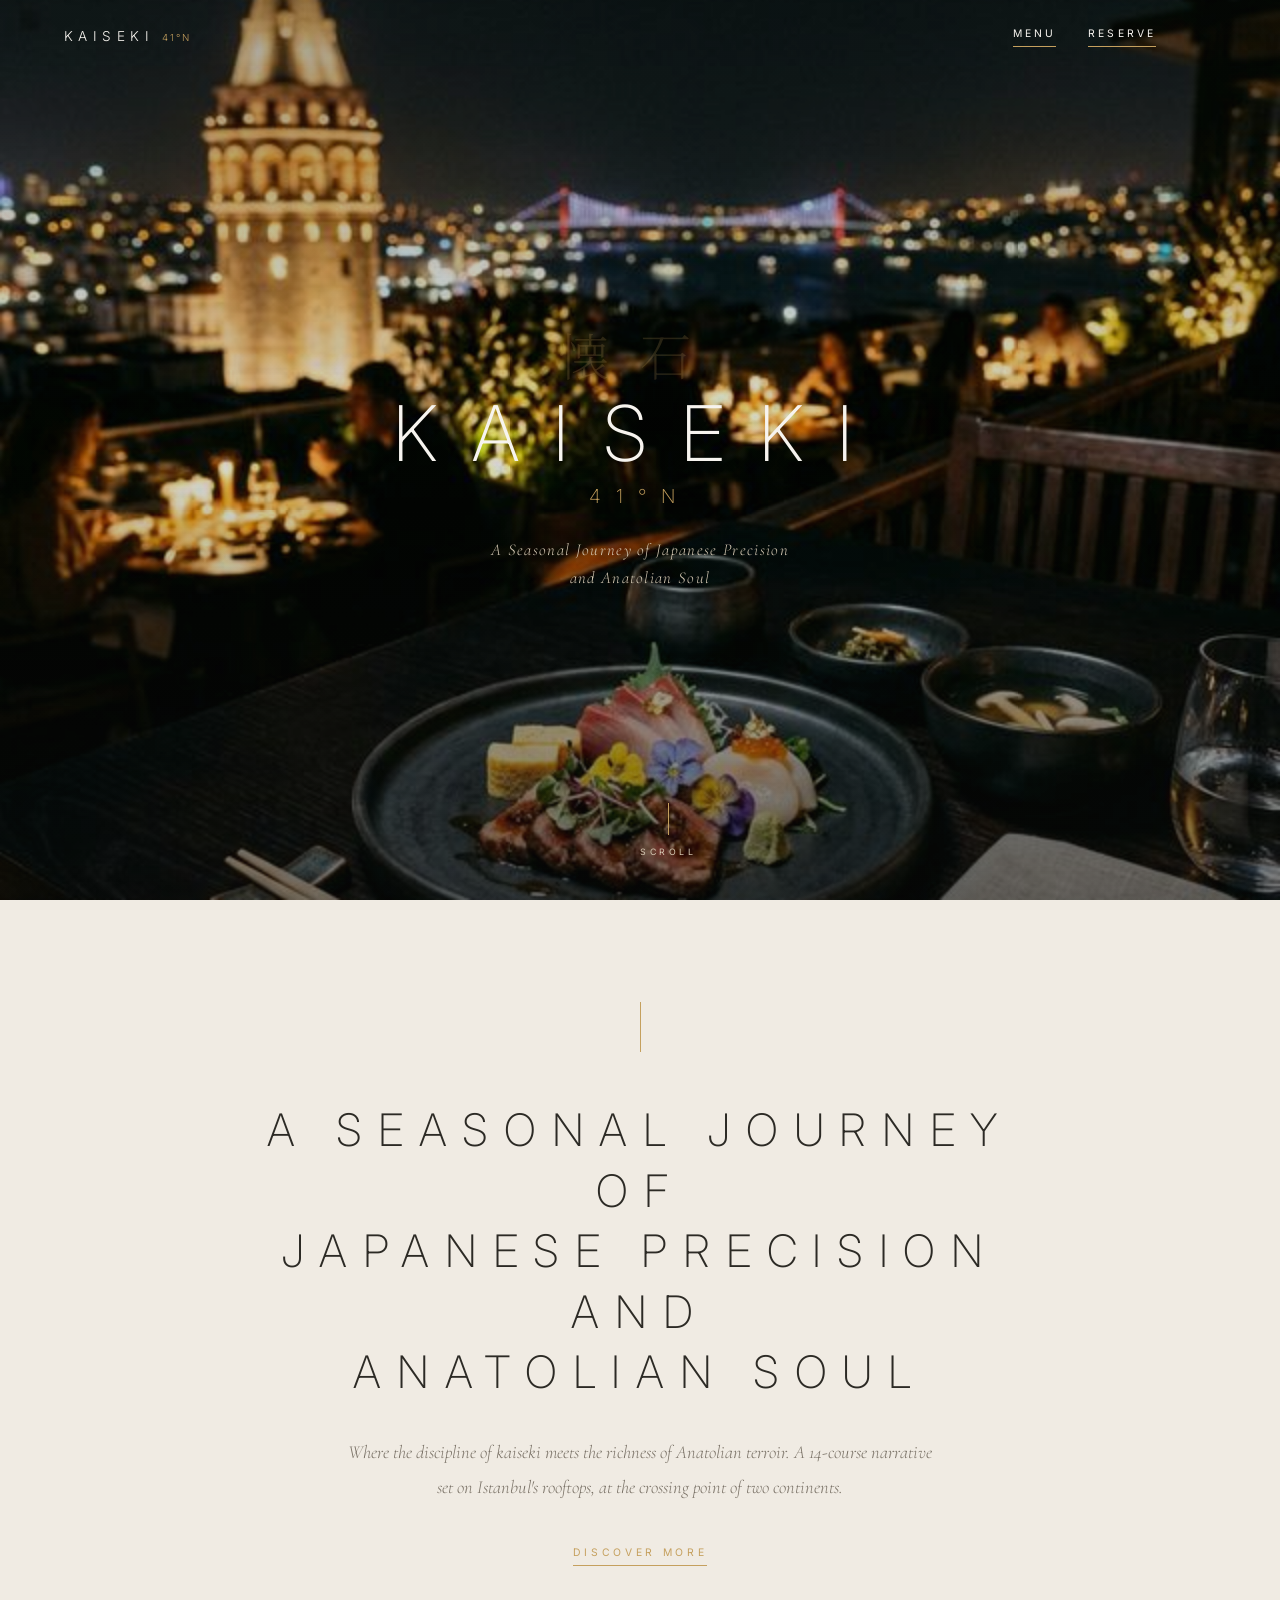
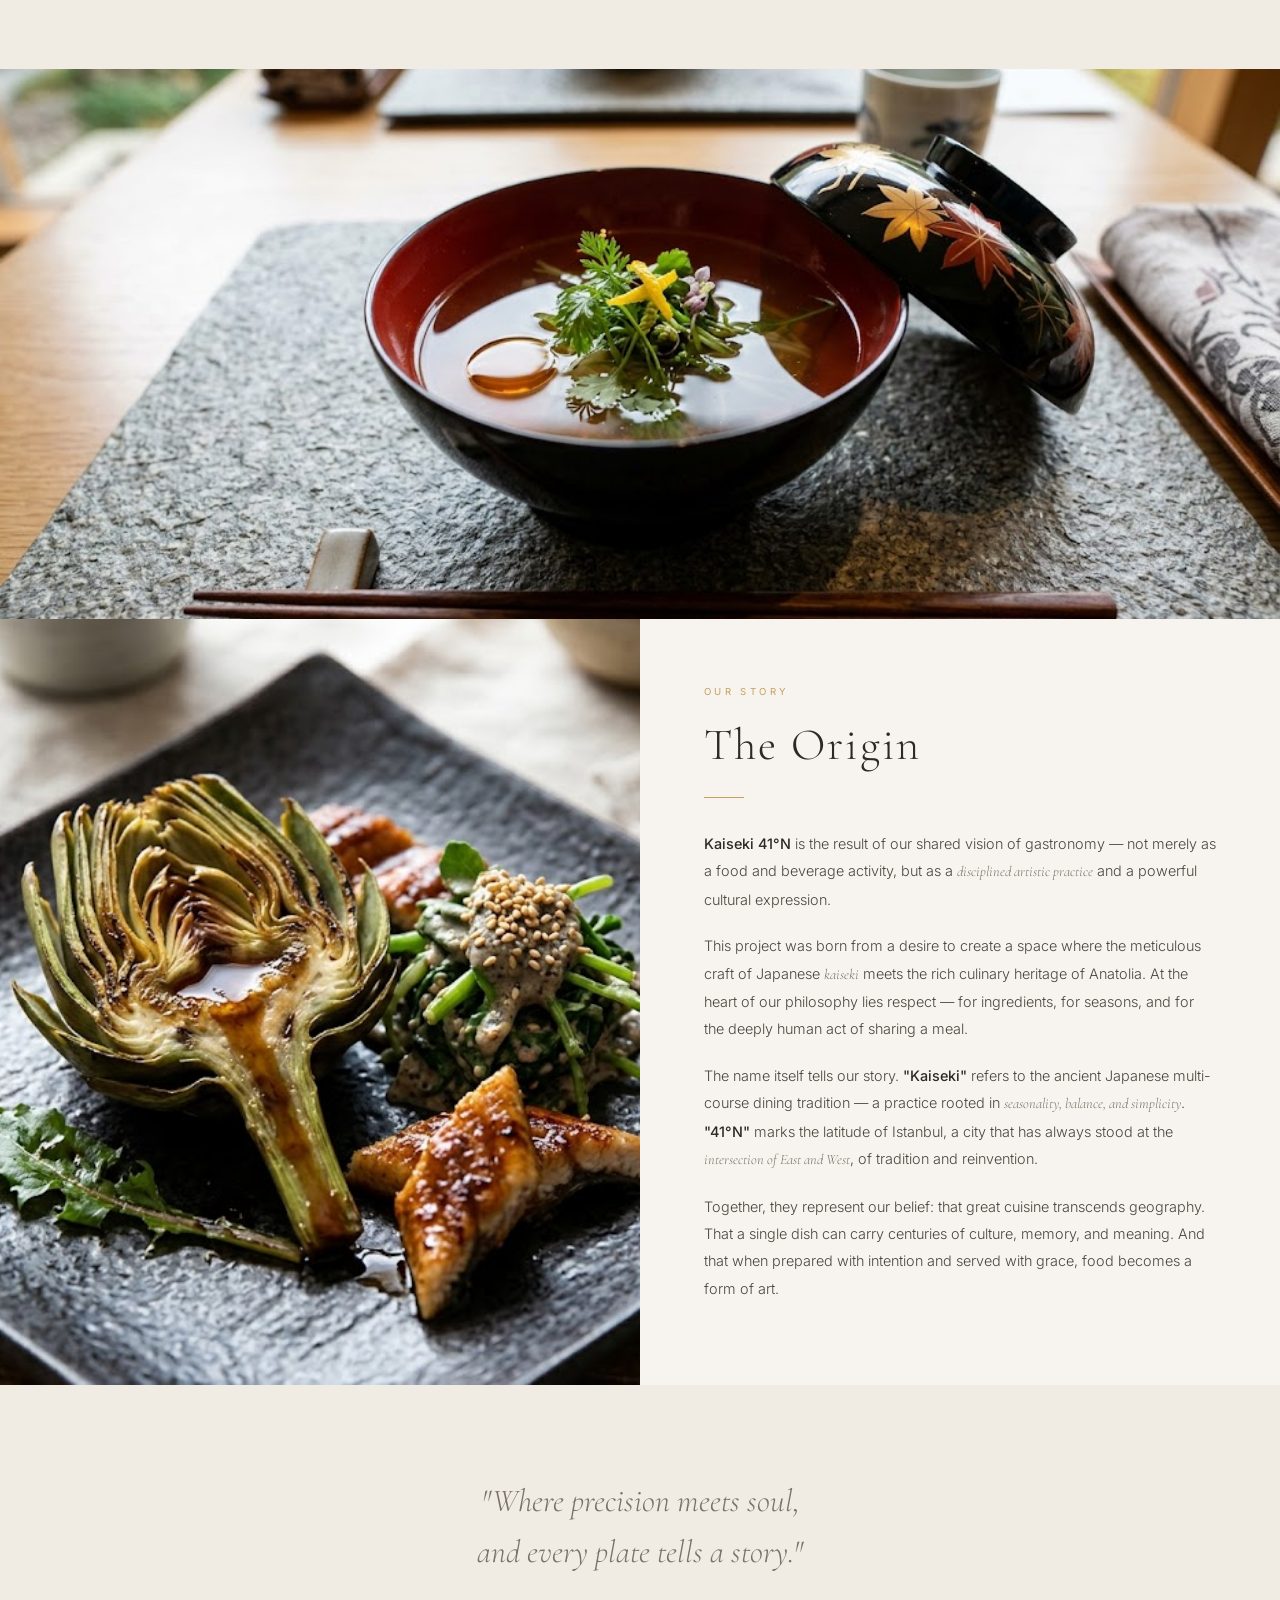
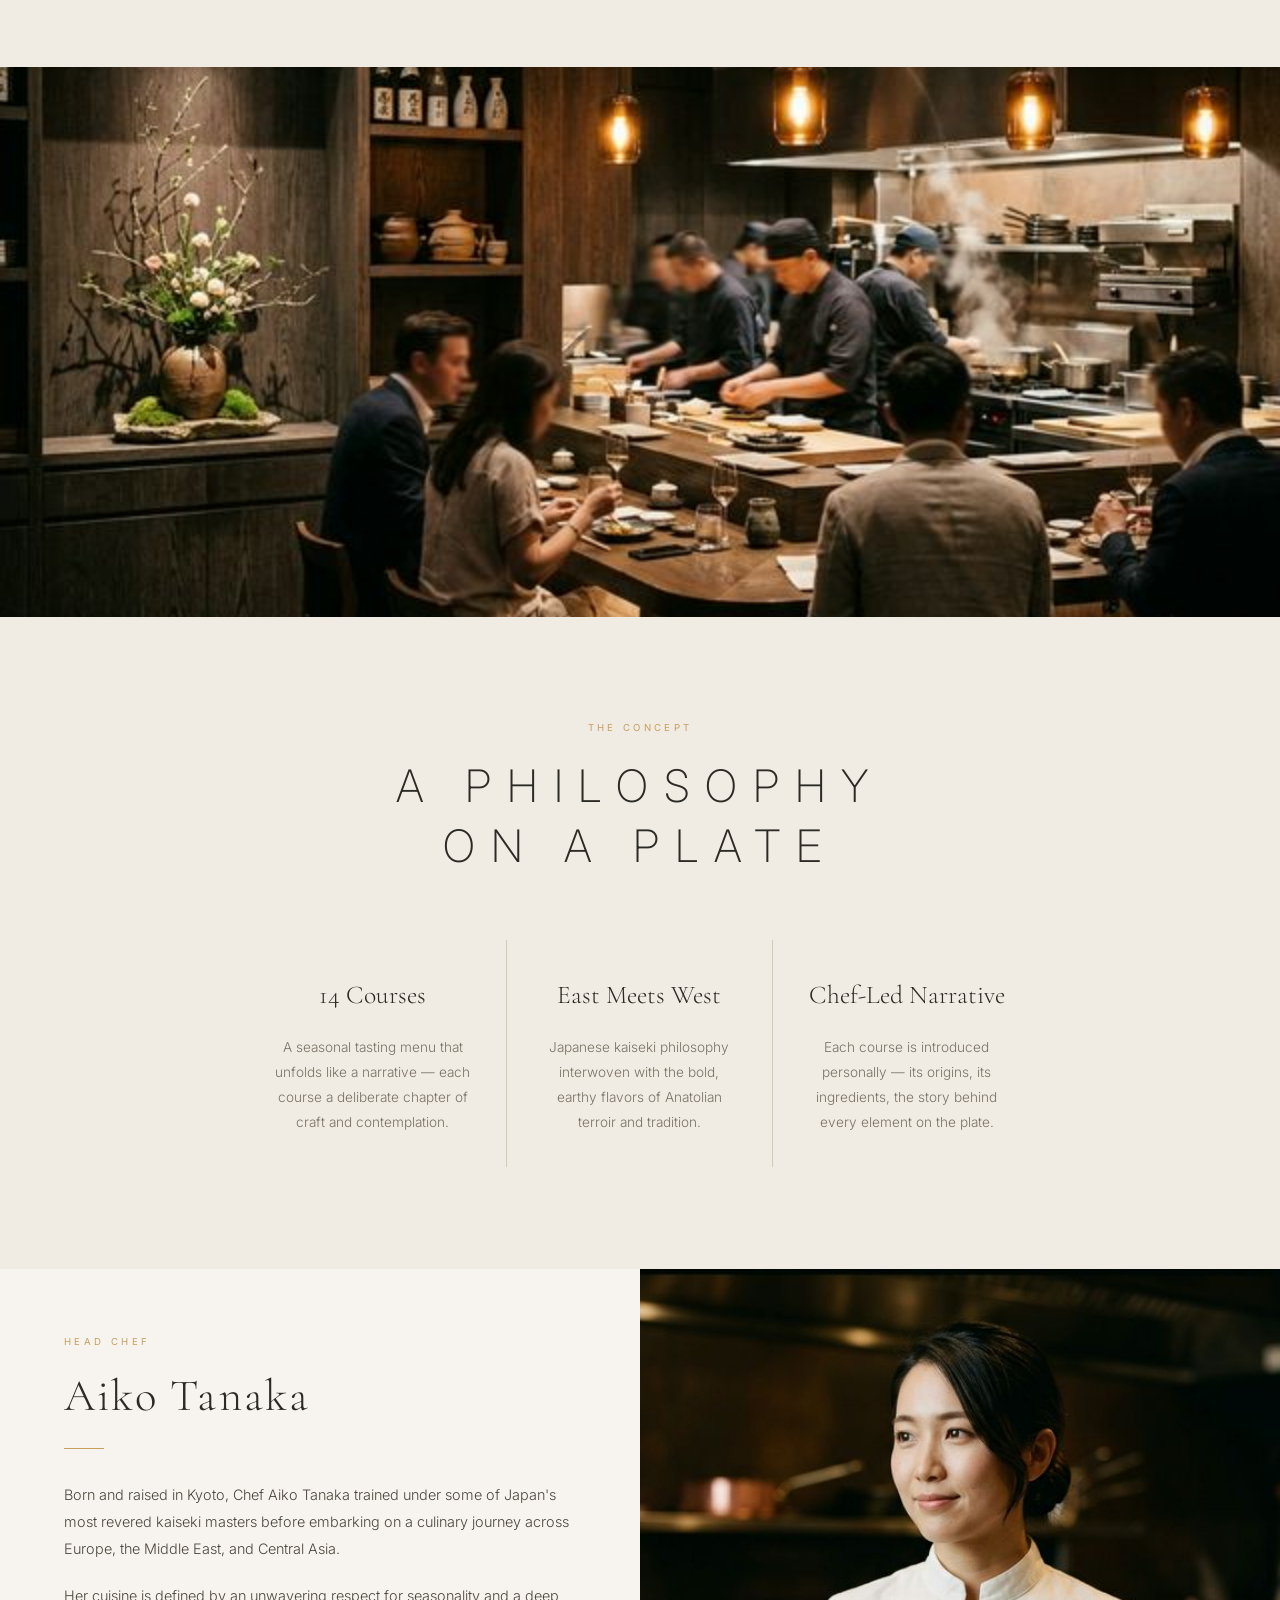
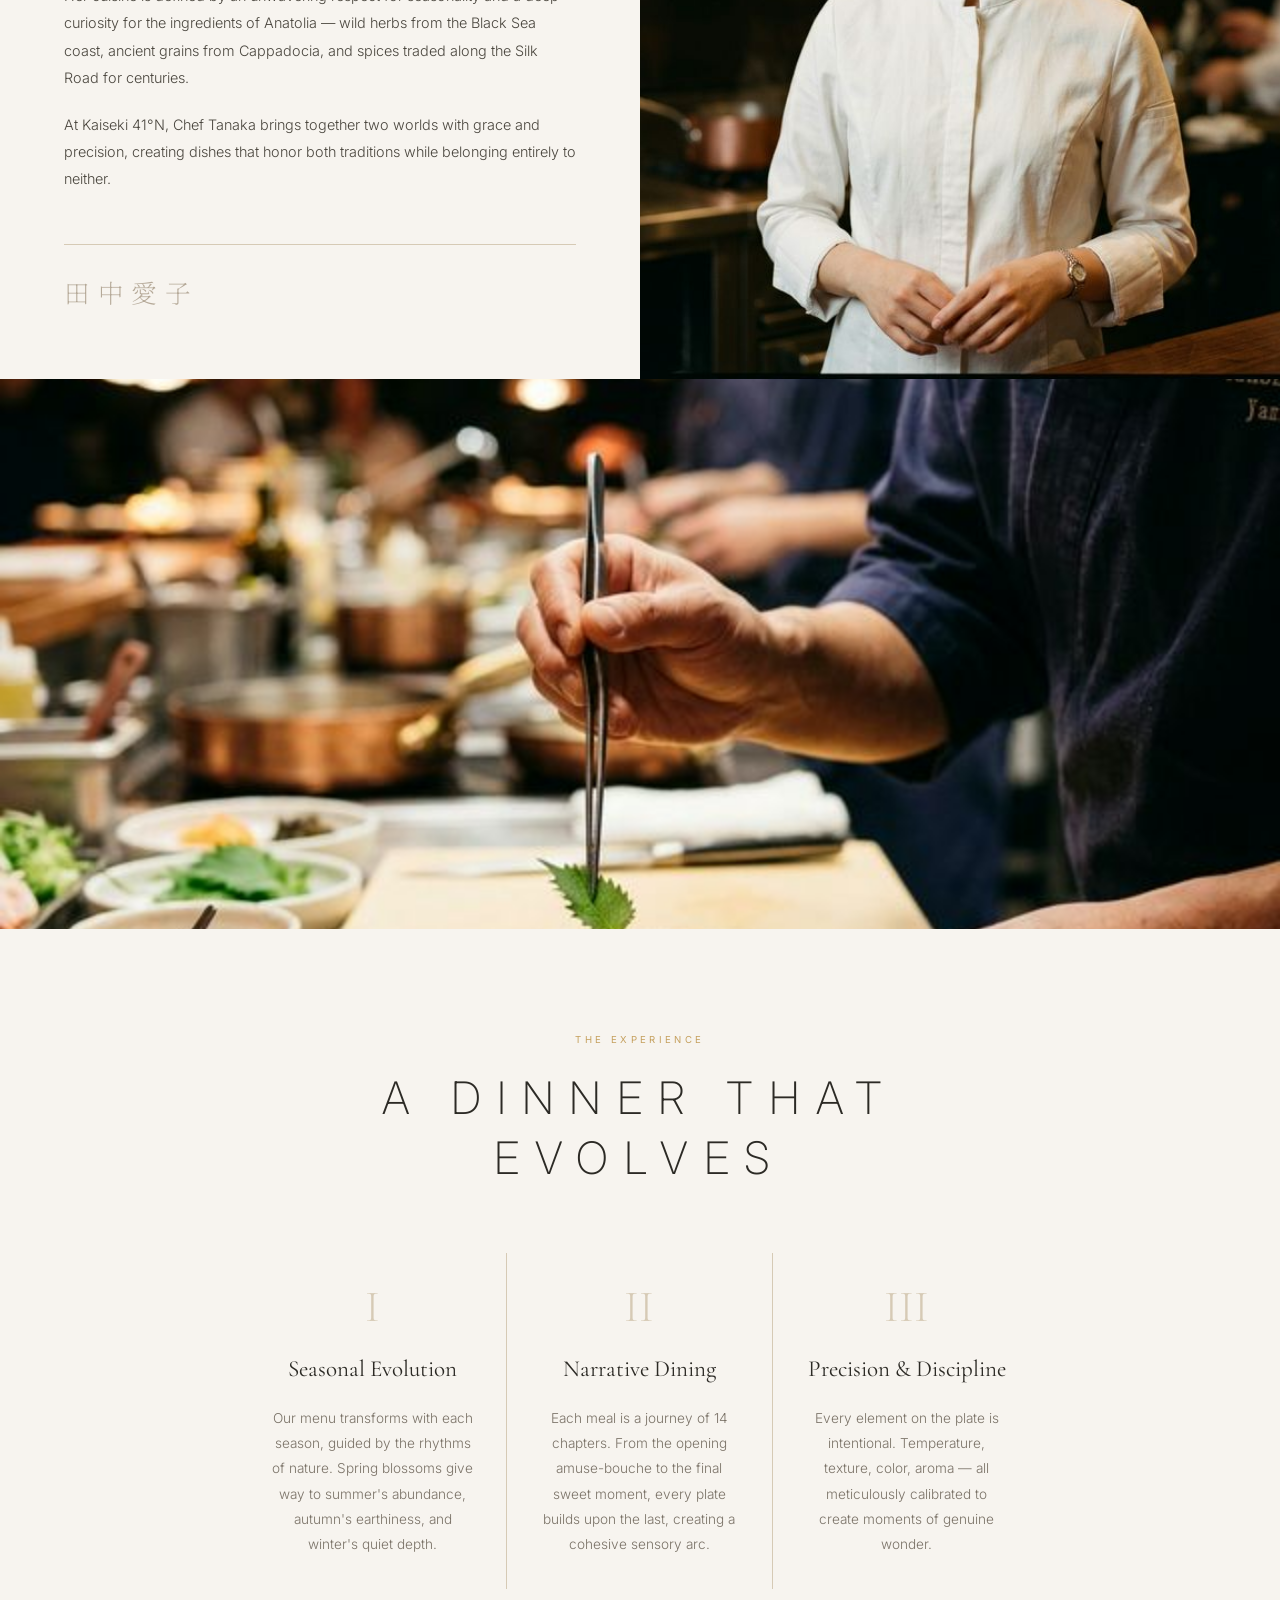
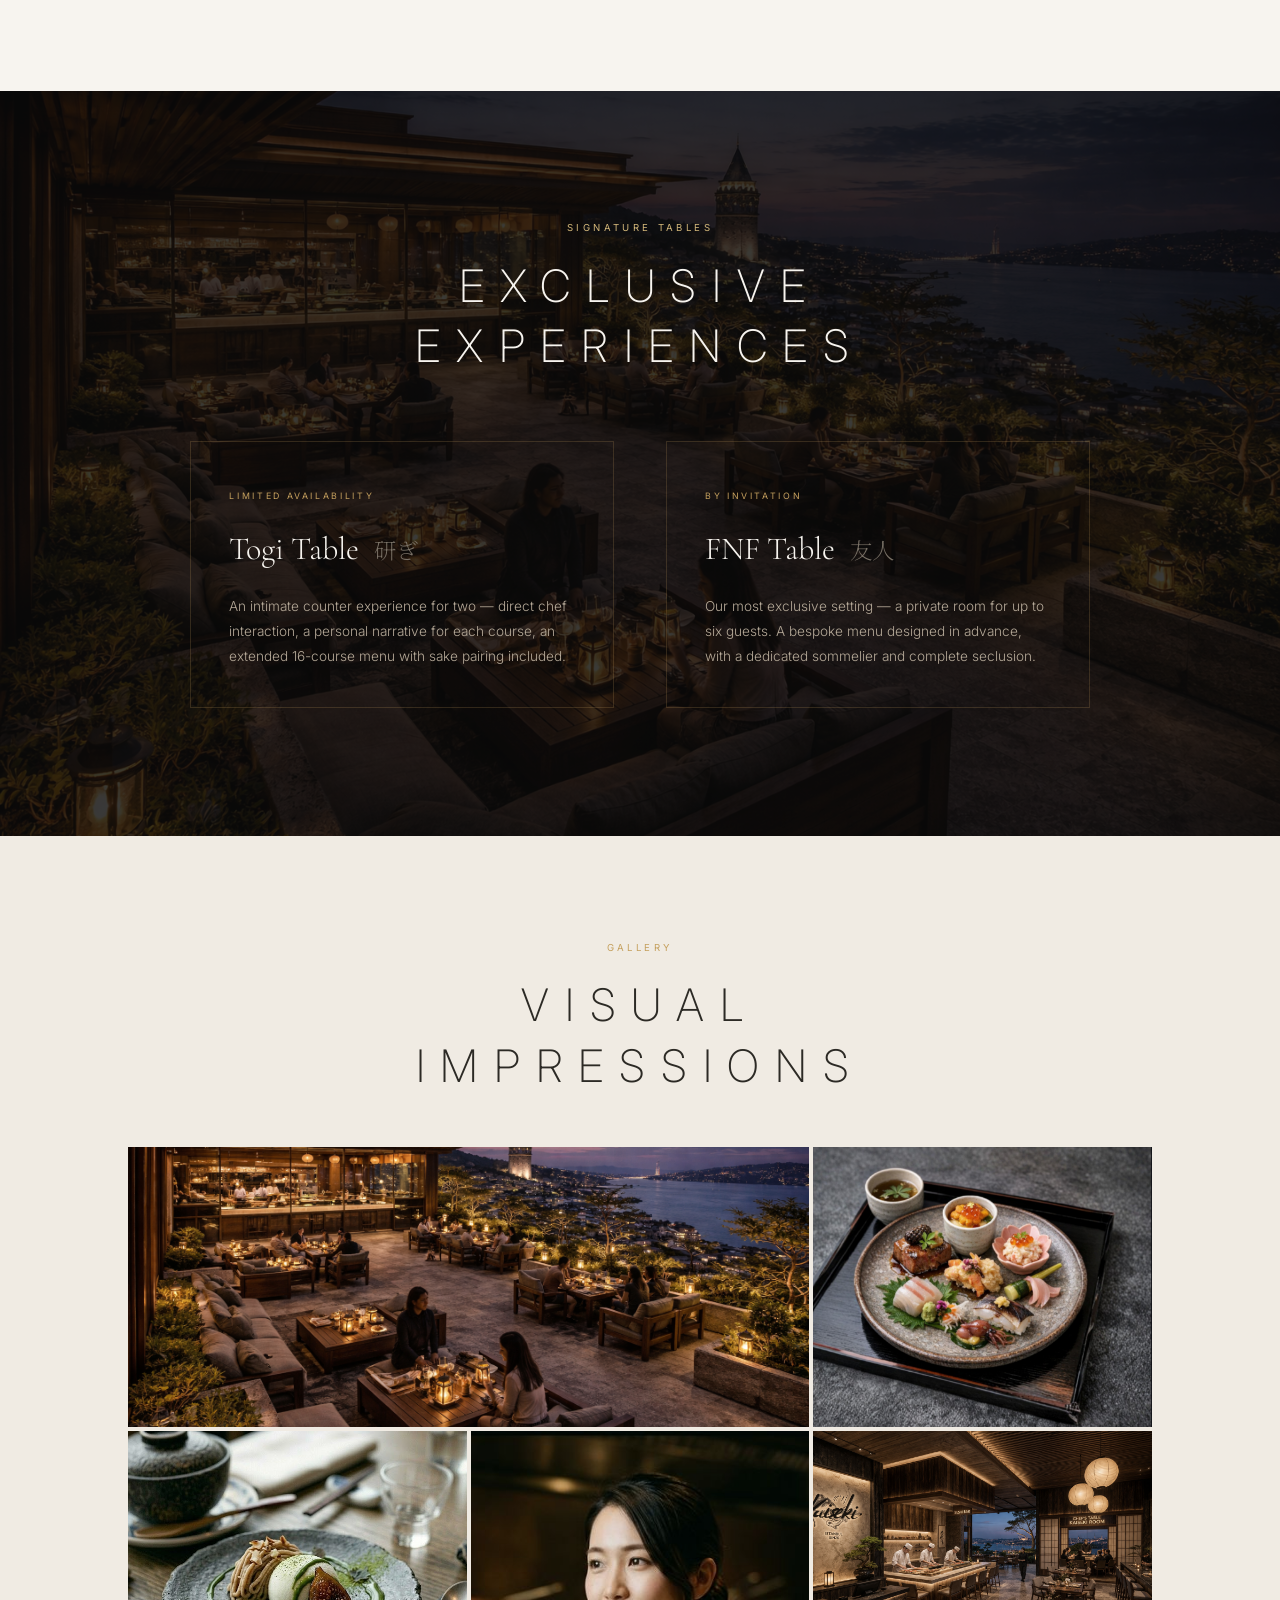
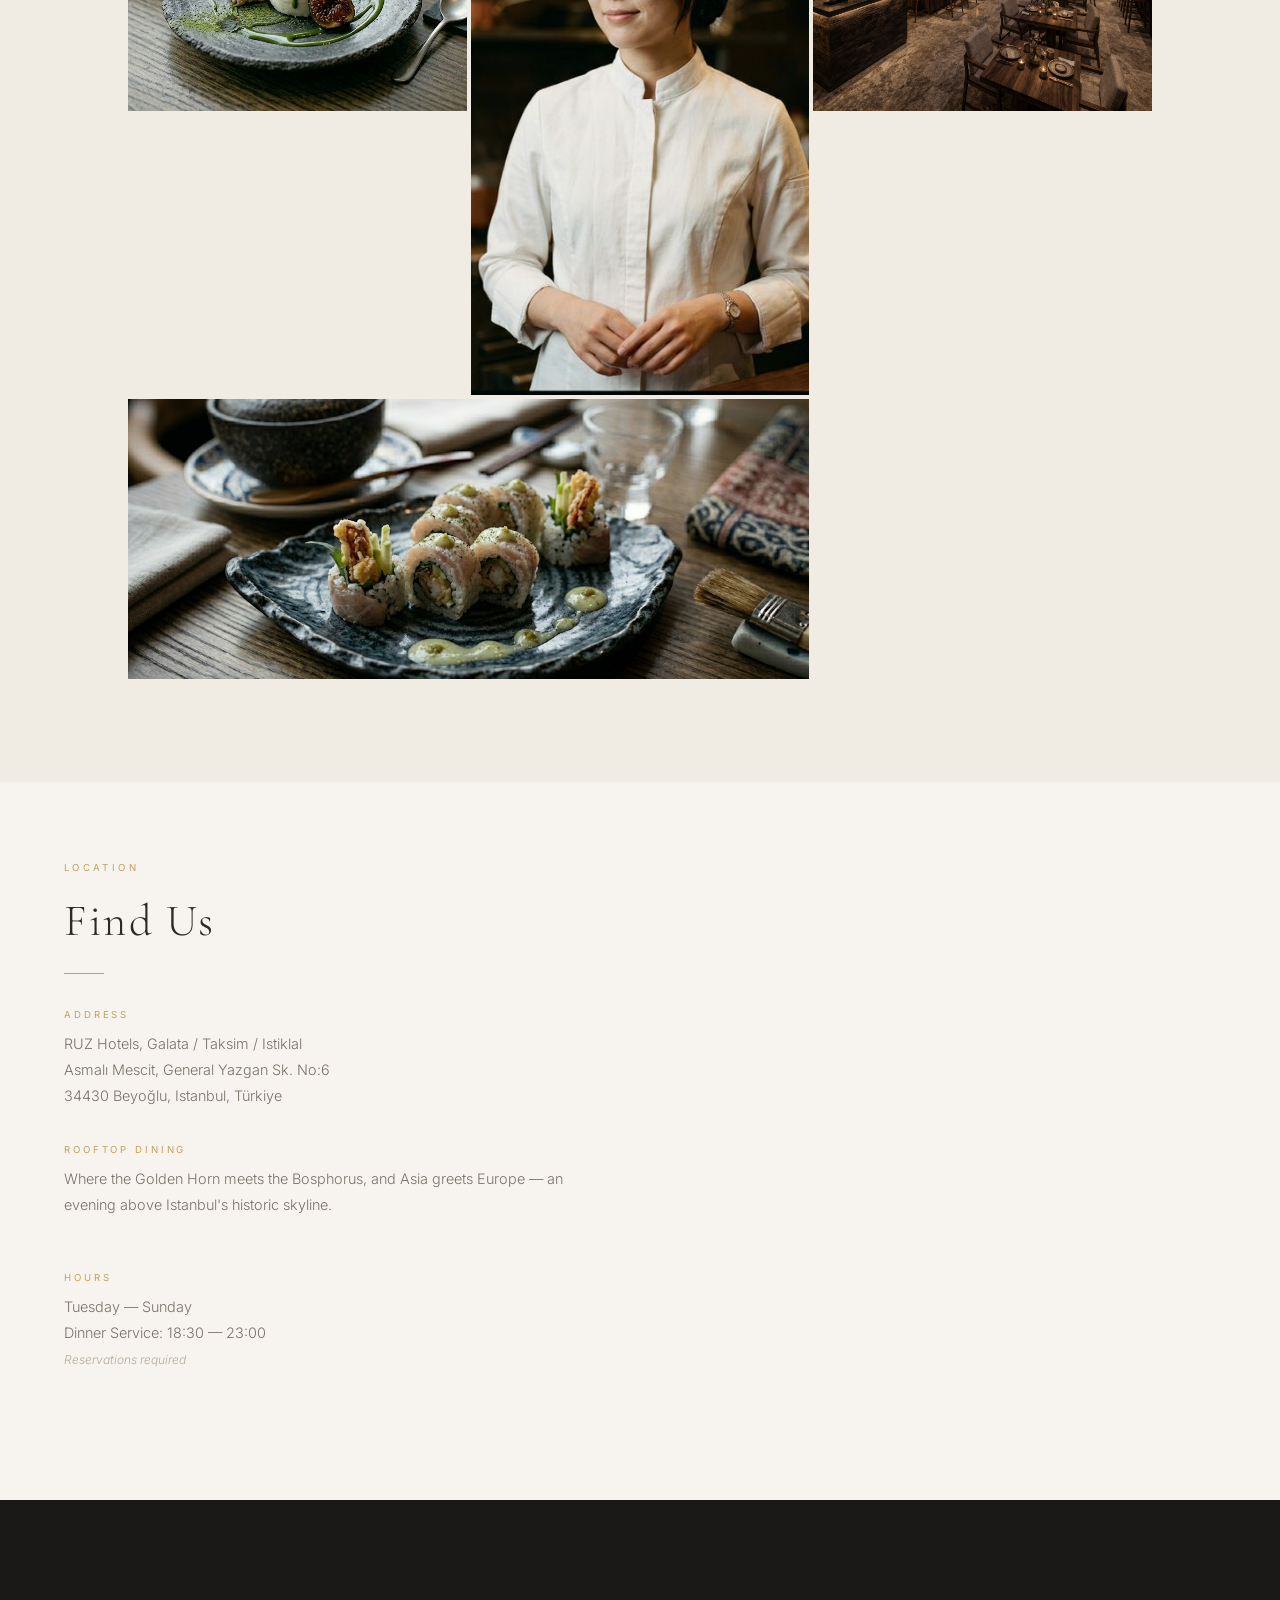
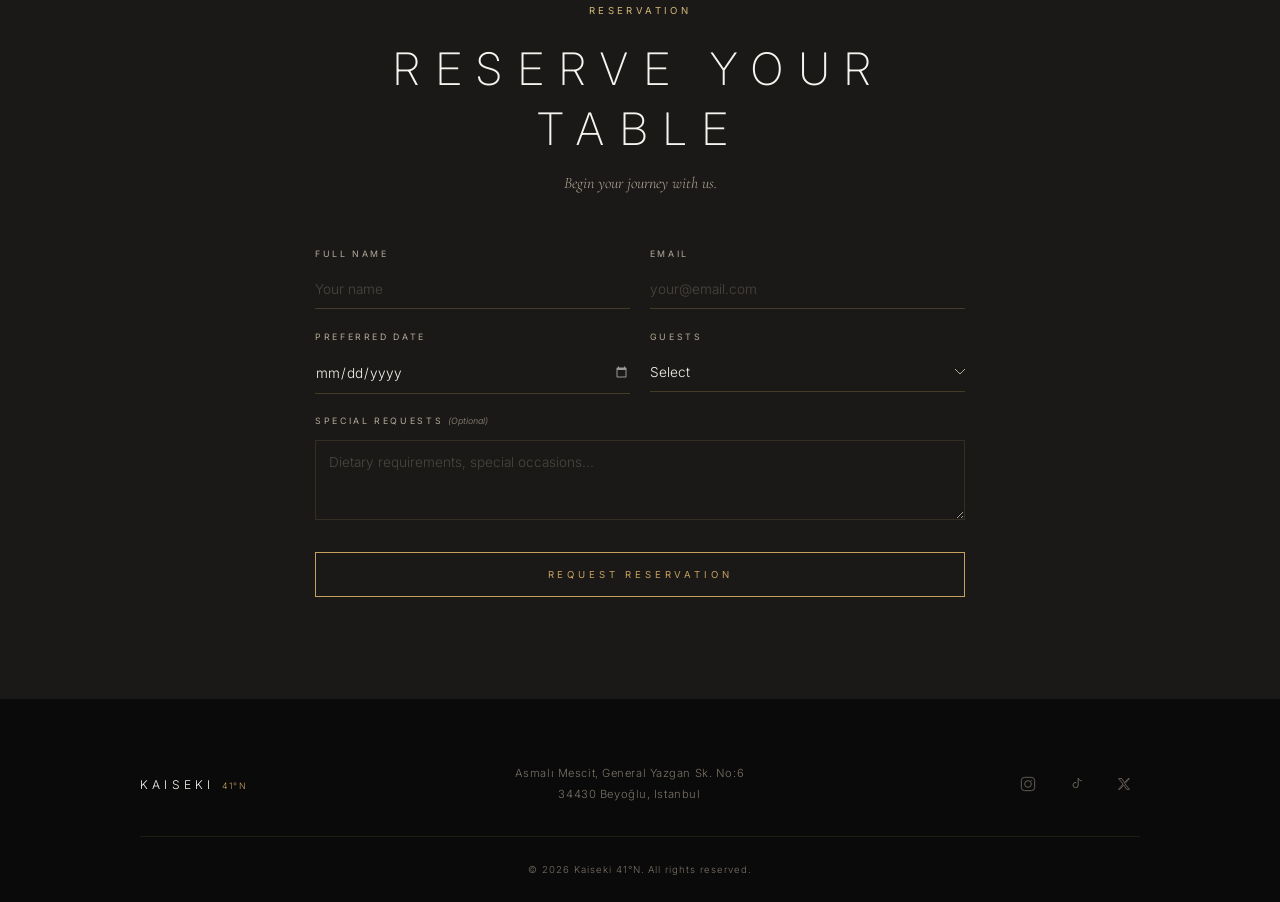
<file: index.html>
<!DOCTYPE html>
<html lang="en">

<head>
    <meta charset="UTF-8">
    <meta name="viewport" content="width=device-width, initial-scale=1.0">
    <title>Kaiseki 41°N — A Seasonal Journey of Japanese Precision and Anatolian Soul</title>
    <meta name="description"
        content="Kaiseki 41°N is a luxury fine-dining experience in Istanbul, blending Japanese kaiseki precision with Anatolian soul. Rooftop dining in Beyoğlu.">
    <meta name="keywords"
        content="kaiseki, fine dining, Istanbul, Japanese cuisine, Anatolian, tasting menu, luxury restaurant">
    <meta property="og:title" content="Kaiseki 41°N — Fine Dining Istanbul">
    <meta property="og:description"
        content="A Seasonal Journey of Japanese Precision and Anatolian Soul. 14-course tasting menu on Istanbul's rooftops.">
    <meta property="og:type" content="website">
    <link rel="preconnect" href="https://fonts.googleapis.com">
    <link rel="preconnect" href="https://fonts.gstatic.com" crossorigin>
    <link
        href="https://fonts.googleapis.com/css2?family=Cormorant+Garamond:ital,wght@0,300;0,400;0,500;0,600;1,300;1,400&family=Inter:wght@200;300;400;500&family=Noto+Serif+JP:wght@200;300;400;500&display=swap"
        rel="stylesheet">
    <link rel="stylesheet" href="styles.css">
</head>

<body>

    <!-- ═══ NAV ═══ -->
    <nav id="main-nav" class="nav" role="navigation" aria-label="Main navigation">
        <a href="#hero" class="nav-logo" aria-label="Kaiseki 41°N Home">
            <span class="nav-logo-main">KAISEKI</span>
            <span class="nav-logo-sub">41°N</span>
        </a>
        <div class="nav-right">
            <a href="menu.html" class="nav-link" id="nav-menu-link">MENU</a>
            <a href="#reservation" class="nav-link nav-link--reserve" id="nav-reserve">RESERVE</a>
            <button class="nav-hamburger" id="nav-hamburger" aria-label="Open menu" aria-expanded="false">
                <span></span>
                <span></span>
            </button>
        </div>
    </nav>

    <!-- ═══ FULLSCREEN MENU OVERLAY ═══ -->
    <div class="menu-overlay" id="menu-overlay" aria-hidden="true">
        <div class="menu-overlay-inner">
            <ul class="menu-links">
                <li><a href="#hero">Home</a></li>
                <li><a href="#story">Our Story</a></li>
                <li><a href="#concept">Concept</a></li>
                <li><a href="#chef">Head Chef</a></li>
                <li><a href="#experience">Experience</a></li>
                <li><a href="menu.html">Menu</a></li>
                <li><a href="#tables">Signature Tables</a></li>
                <li><a href="#gallery">Gallery</a></li>
                <li><a href="#location">Location</a></li>
                <li><a href="#reservation">Reserve</a></li>
            </ul>
            <div class="menu-footer">
                <address>
                    Asmalı Mescit, General Yazgan Sk. No:6<br>
                    34430 Beyoğlu, Istanbul
                </address>
            </div>
        </div>
    </div>

    <!-- ═══ HERO ═══ -->
    <section id="hero" class="hero">
        <div class="hero-media">
            <img src="images/hero-bg.png" alt="Kaiseki fine dining on Istanbul rooftop" id="hero-img">
        </div>
        <div class="hero-overlay"></div>
        <div class="hero-content">
            <p class="hero-jp" aria-hidden="true">懐石</p>
            <h1 class="hero-title">KAISEKI<br><span class="hero-degree">41°N</span></h1>
            <p class="hero-subtitle">A Seasonal Journey of Japanese Precision<br>and Anatolian Soul</p>
        </div>
        <a href="#story" class="hero-scroll" aria-label="Scroll to explore">
            <span class="hero-scroll-line"></span>
            <span class="hero-scroll-text">SCROLL</span>
        </a>
    </section>

    <!-- ═══ INTRO TEXT ═══ -->
    <section class="text-band text-band--cream" id="intro">
        <div class="text-band-inner">
            <div class="divider-vert" aria-hidden="true"></div>
            <h2 class="display-heading">
                A SEASONAL JOURNEY OF<br>
                JAPANESE PRECISION AND<br>
                ANATOLIAN SOUL
            </h2>
            <p class="lead-text">
                Where the discipline of kaiseki meets the richness of Anatolian terroir.
                A 14-course narrative set on Istanbul's rooftops, at the crossing point of two continents.
            </p>
            <a href="#story" class="text-link">DISCOVER MORE</a>
        </div>
    </section>

    <!-- ═══ FULL-BLEED IMAGE BAND ═══ -->
    <div class="image-band">
        <img src="images/wanmono.jpg" alt="Seasonal Clear Dashi – Anchovy Essence course" loading="lazy">
    </div>

    <!-- ═══ STORY ═══ -->
    <section id="story" class="split-section">
        <div class="split-image">
            <img src="images/hassun.jpg" alt="First course — Hassun" loading="lazy">
        </div>
        <div class="split-text">
            <span class="section-tag">OUR STORY</span>
            <h2 class="section-heading">The Origin</h2>
            <div class="section-divider"></div>
            <p>
                <strong>Kaiseki 41°N</strong> is the result of our shared vision of gastronomy — not merely as a food
                and beverage activity, but as a <em>disciplined artistic practice</em> and a powerful cultural
                expression.
            </p>
            <p>
                This project was born from a desire to create a space where the meticulous craft of Japanese
                <em>kaiseki</em> meets the rich culinary heritage of Anatolia. At the heart of our philosophy lies
                respect — for ingredients, for seasons, and for the deeply human act of sharing a meal.
            </p>
            <p>
                The name itself tells our story. <strong>"Kaiseki"</strong> refers to the ancient Japanese multi-course
                dining tradition — a practice rooted in <em>seasonality, balance, and simplicity</em>.
                <strong>"41°N"</strong> marks the latitude of Istanbul, a city that has always stood at the
                <em>intersection of East and West</em>, of tradition and reinvention.
            </p>
            <p>
                Together, they represent our belief: that great cuisine transcends geography. That a single dish can
                carry centuries of culture, memory, and meaning. And that when prepared with intention and served with
                grace, food becomes a form of art.
            </p>
        </div>
    </section>

    <!-- ═══ QUOTE BAND ═══ -->
    <section class="quote-band">
        <blockquote>
            "Where precision meets soul,<br>and every plate tells a story."
        </blockquote>
    </section>

    <!-- ═══ FULL-BLEED IMAGE BAND ═══ -->
    <div class="image-band">
        <img src="images/gallery-3.png" alt="Restaurant interior — counter seating" loading="lazy">
    </div>

    <!-- ═══ CONCEPT ═══ -->
    <section id="concept" class="text-band text-band--cream">
        <div class="text-band-inner">
            <span class="section-tag">THE CONCEPT</span>
            <h2 class="display-heading">A PHILOSOPHY<br>ON A PLATE</h2>
            <div class="concept-row">
                <div class="concept-item reveal">
                    <h3>14 Courses</h3>
                    <p>A seasonal tasting menu that unfolds like a narrative — each course a deliberate chapter of craft
                        and contemplation.</p>
                </div>
                <div class="concept-item reveal">
                    <h3>East Meets West</h3>
                    <p>Japanese kaiseki philosophy interwoven with the bold, earthy flavors of Anatolian terroir and
                        tradition.</p>
                </div>
                <div class="concept-item reveal">
                    <h3>Chef-Led Narrative</h3>
                    <p>Each course is introduced personally — its origins, its ingredients, the story behind every
                        element on the plate.</p>
                </div>
            </div>
        </div>
    </section>

    <!-- ═══ CHEF — SPLIT SECTION (REVERSED) ═══ -->
    <section id="chef" class="split-section split-section--reversed">
        <div class="split-image">
            <img src="images/chef-portrait.png" alt="Chef Aiko Tanaka, Head Chef" loading="lazy">
        </div>
        <div class="split-text">
            <span class="section-tag">HEAD CHEF</span>
            <h2 class="section-heading">Aiko Tanaka</h2>
            <div class="section-divider"></div>
            <p>
                Born and raised in Kyoto, Chef Aiko Tanaka trained under some of Japan's most revered kaiseki masters
                before embarking on a culinary journey across Europe, the Middle East, and Central Asia.
            </p>
            <p>
                Her cuisine is defined by an unwavering respect for seasonality and a deep curiosity for the ingredients
                of Anatolia — wild herbs from the Black Sea coast, ancient grains from Cappadocia, and spices traded
                along the Silk Road for centuries.
            </p>
            <p>
                At Kaiseki 41°N, Chef Tanaka brings together two worlds with grace and precision, creating dishes that
                honor both traditions while belonging entirely to neither.
            </p>
            <div class="chef-kanji" aria-hidden="true">田中愛子</div>
        </div>
    </section>

    <!-- ═══ FULL-BLEED IMAGE BAND ═══ -->
    <div class="image-band">
        <img src="images/gallery-detail.png" alt="Chef's hands plating a kaiseki dish" loading="lazy">
    </div>

    <!-- ═══ EXPERIENCE ═══ -->
    <section id="experience" class="text-band text-band--white">
        <div class="text-band-inner">
            <span class="section-tag">THE EXPERIENCE</span>
            <h2 class="display-heading">A DINNER THAT<br>EVOLVES</h2>
            <div class="experience-trio">
                <div class="experience-col reveal">
                    <span class="exp-roman">I</span>
                    <h3>Seasonal Evolution</h3>
                    <p>Our menu transforms with each season, guided by the rhythms of nature. Spring blossoms give way
                        to summer's abundance, autumn's earthiness, and winter's quiet depth.</p>
                </div>
                <div class="experience-col reveal">
                    <span class="exp-roman">II</span>
                    <h3>Narrative Dining</h3>
                    <p>Each meal is a journey of 14 chapters. From the opening amuse-bouche to the final sweet moment,
                        every plate builds upon the last, creating a cohesive sensory arc.</p>
                </div>
                <div class="experience-col reveal">
                    <span class="exp-roman">III</span>
                    <h3>Precision & Discipline</h3>
                    <p>Every element on the plate is intentional. Temperature, texture, color, aroma — all meticulously
                        calibrated to create moments of genuine wonder.</p>
                </div>
            </div>
        </div>
    </section>

    <!-- ═══ TABLES ═══ -->
    <section id="tables" class="tables-section">
        <div class="tables-bg">
            <img src="images/kaiseki teras.png" alt="Rooftop dining atmosphere" loading="lazy">
            <div class="tables-overlay"></div>
        </div>
        <div class="tables-content">
            <span class="section-tag section-tag--light">SIGNATURE TABLES</span>
            <h2 class="display-heading display-heading--light">EXCLUSIVE<br>EXPERIENCES</h2>
            <div class="tables-grid">
                <article class="table-card reveal" id="togi-table">
                    <span class="table-label">Limited Availability</span>
                    <h3>Togi Table <span class="table-jp" aria-hidden="true">研ぎ</span></h3>
                    <p>An intimate counter experience for two — direct chef interaction, a personal narrative for each
                        course, an extended 16-course menu with sake pairing included.</p>
                </article>
                <article class="table-card reveal" id="fnf-table">
                    <span class="table-label">By Invitation</span>
                    <h3>FNF Table <span class="table-jp" aria-hidden="true">友人</span></h3>
                    <p>Our most exclusive setting — a private room for up to six guests. A bespoke menu designed in
                        advance, with a dedicated sommelier and complete seclusion.</p>
                </article>
            </div>
        </div>
    </section>

    <!-- ═══ GALLERY ═══ -->
    <section id="gallery" class="text-band text-band--cream">
        <div class="text-band-inner">
            <span class="section-tag">GALLERY</span>
            <h2 class="display-heading">VISUAL<br>IMPRESSIONS</h2>
        </div>
        <div class="gallery-grid">
            <div class="gallery-cell gallery-cell--wide reveal" id="gallery-item-1">
                <img src="images/kaiseki teras.png" alt="Rooftop dining with Istanbul skyline" loading="lazy">
            </div>
            <div class="gallery-cell reveal" id="gallery-item-2">
                <img src="images/gallery-1.png" alt="Seasonal sashimi course" loading="lazy">
            </div>
            <div class="gallery-cell reveal" id="gallery-item-3">
                <img src="images/“Earth & Season” – Modern Wagashi.jpg" alt="Dashi broth appetizer" loading="lazy">
            </div>
            <div class="gallery-cell gallery-cell--tall reveal" id="gallery-item-4">
                <img src="images/chef-portrait.png" alt="Chef Tanaka" loading="lazy">
            </div>
            <div class="gallery-cell reveal" id="gallery-item-5">
                <img src="images/giris.png" alt="Restaurant interior" loading="lazy">
            </div>
            <div class="gallery-cell gallery-cell--wide reveal" id="gallery-item-6">
                <img src="images/Signature Roll – “Bosphorus Current”.jpg" alt="Plating detail" loading="lazy">
            </div>
        </div>
    </section>

    <!-- ═══ LOCATION ═══ -->
    <section id="location" class="split-section">
        <div class="split-text split-text--padded">
            <span class="section-tag">LOCATION</span>
            <h2 class="section-heading">Find Us</h2>
            <div class="section-divider"></div>
            <div class="location-block">
                <h3>Address</h3>
                <address>
                    RUZ Hotels, Galata / Taksim / Istiklal<br>
                    Asmalı Mescit, General Yazgan Sk. No:6<br>
                    34430 Beyoğlu, Istanbul, Türkiye
                </address>
            </div>
            <div class="location-block">
                <h3>Rooftop Dining</h3>
                <p>Where the Golden Horn meets the Bosphorus, and Asia greets Europe — an evening above Istanbul's
                    historic skyline.</p>
            </div>
            <div class="location-block">
                <h3>Hours</h3>
                <p>Tuesday — Sunday<br>Dinner Service: 18:30 — 23:00<br><small>Reservations required</small></p>
            </div>
        </div>
        <div class="split-map">
            <iframe
                src="https://www.google.com/maps/embed?pb=!1m18!1m12!1m3!1d3009.9!2d28.976!3d41.031!2m3!1f0!2f0!3f0!3m2!1i1024!2i768!4f13.1!3m3!1m2!1s0x0%3A0x0!2zNDHCsDAyJzA2LjAiTiAyOMKwNTgnMzMuNiJF!5e0!3m2!1sen!2str!4v1"
                width="100%" height="100%" style="border:0;" allowfullscreen="" loading="lazy"
                referrerpolicy="no-referrer-when-downgrade" title="Kaiseki 41°N on Google Maps"
                id="location-map-iframe">
            </iframe>
        </div>
    </section>

    <!-- ═══ RESERVATION ═══ -->
    <section id="reservation" class="reservation-section">
        <div class="reservation-inner">
            <span class="section-tag section-tag--light">RESERVATION</span>
            <h2 class="display-heading display-heading--light">RESERVE YOUR<br>TABLE</h2>
            <p class="reservation-sub">Begin your journey with us.</p>
            <form class="res-form" id="reservation-form" novalidate>
                <div class="res-row">
                    <div class="res-field">
                        <label for="guest-name">Full Name</label>
                        <input type="text" id="guest-name" name="name" required placeholder="Your name"
                            autocomplete="name">
                    </div>
                    <div class="res-field">
                        <label for="guest-email">Email</label>
                        <input type="email" id="guest-email" name="email" required placeholder="your@email.com"
                            autocomplete="email">
                    </div>
                </div>
                <div class="res-row">
                    <div class="res-field">
                        <label for="guest-date">Preferred Date</label>
                        <input type="date" id="guest-date" name="date" required>
                    </div>
                    <div class="res-field">
                        <label for="guest-count">Guests</label>
                        <select id="guest-count" name="guests" required>
                            <option value="" disabled selected>Select</option>
                            <option value="1">1 Guest</option>
                            <option value="2">2 Guests</option>
                            <option value="3">3 Guests</option>
                            <option value="4">4 Guests</option>
                            <option value="5">5 Guests</option>
                            <option value="6">6 Guests</option>
                            <option value="6">More than 6 Guests Please Define</option>
                        </select>
                    </div>
                </div>
                <div class="res-field res-field--full">
                    <label for="guest-message">Special Requests <span class="label-opt">(Optional)</span></label>
                    <textarea id="guest-message" name="message" rows="3"
                        placeholder="Dietary requirements, special occasions..."></textarea>
                </div>
                <button type="submit" class="res-submit" id="form-submit">REQUEST RESERVATION</button>
                <div class="res-success" id="form-success" role="alert" aria-live="polite">
                    <p>Thank you. Your reservation request has been received.<br>We will confirm your table shortly.</p>
                </div>
            </form>
        </div>
    </section>

    <!-- ═══ FOOTER ═══ -->
    <footer class="footer" id="footer">
        <div class="footer-inner">
            <div class="footer-col">
                <span class="footer-logo">KAISEKI <em>41°N</em></span>
            </div>
            <div class="footer-col footer-col--center">
                <address>
                    Asmalı Mescit, General Yazgan Sk. No:6<br>
                    34430 Beyoğlu, Istanbul
                </address>
            </div>
            <div class="footer-col footer-col--right">
                <div class="footer-social">
                    <a href="https://www.instagram.com/kaiseki41n/" aria-label="Instagram" id="social-instagram">
                        <svg viewBox="0 0 24 24" fill="none" stroke="currentColor" stroke-width="1.2">
                            <rect x="2" y="2" width="20" height="20" rx="5" />
                            <circle cx="12" cy="12" r="5" />
                            <circle cx="17.5" cy="6.5" r=".8" fill="currentColor" stroke="none" />
                        </svg>
                    </a>
                    <a href="https://tiktok.com/@kaiseki41n" target="_blank" rel="noopener noreferrer" aria-label="TikTok" id="social-tiktok">
    <svg viewBox="0 0 22 22" fill="none" stroke="currentColor" stroke-width="1.2">
        <path d="M14 3v9.5a3.5 3.5 0 1 1-2.5-3.35" />
        <path d="M14 3c1.2 2.2 3 3.5 5 3.8" />
    </svg>
   </a>
                    <a href="https://x.com/kaiseki41n" aria-label="X" id="social-twitter">
                        <svg viewBox="0 0 24 24" fill="none" stroke="currentColor" stroke-width="1.2">
                            <path d="M4 4l6.5 8L4 20h2l5.5-6.8L16 20h4l-6.8-8.5L20 4h-2l-5.2 6.3L9 4H4z" />
                        </svg>
                    </a>
                </div>
            </div>
        </div>
        <div class="footer-bottom">
            <p>&copy; 2026 Kaiseki 41°N. All rights reserved.</p>
        </div>
    </footer>

    <script src="script.js"></script>
</body>

</html>
</file>
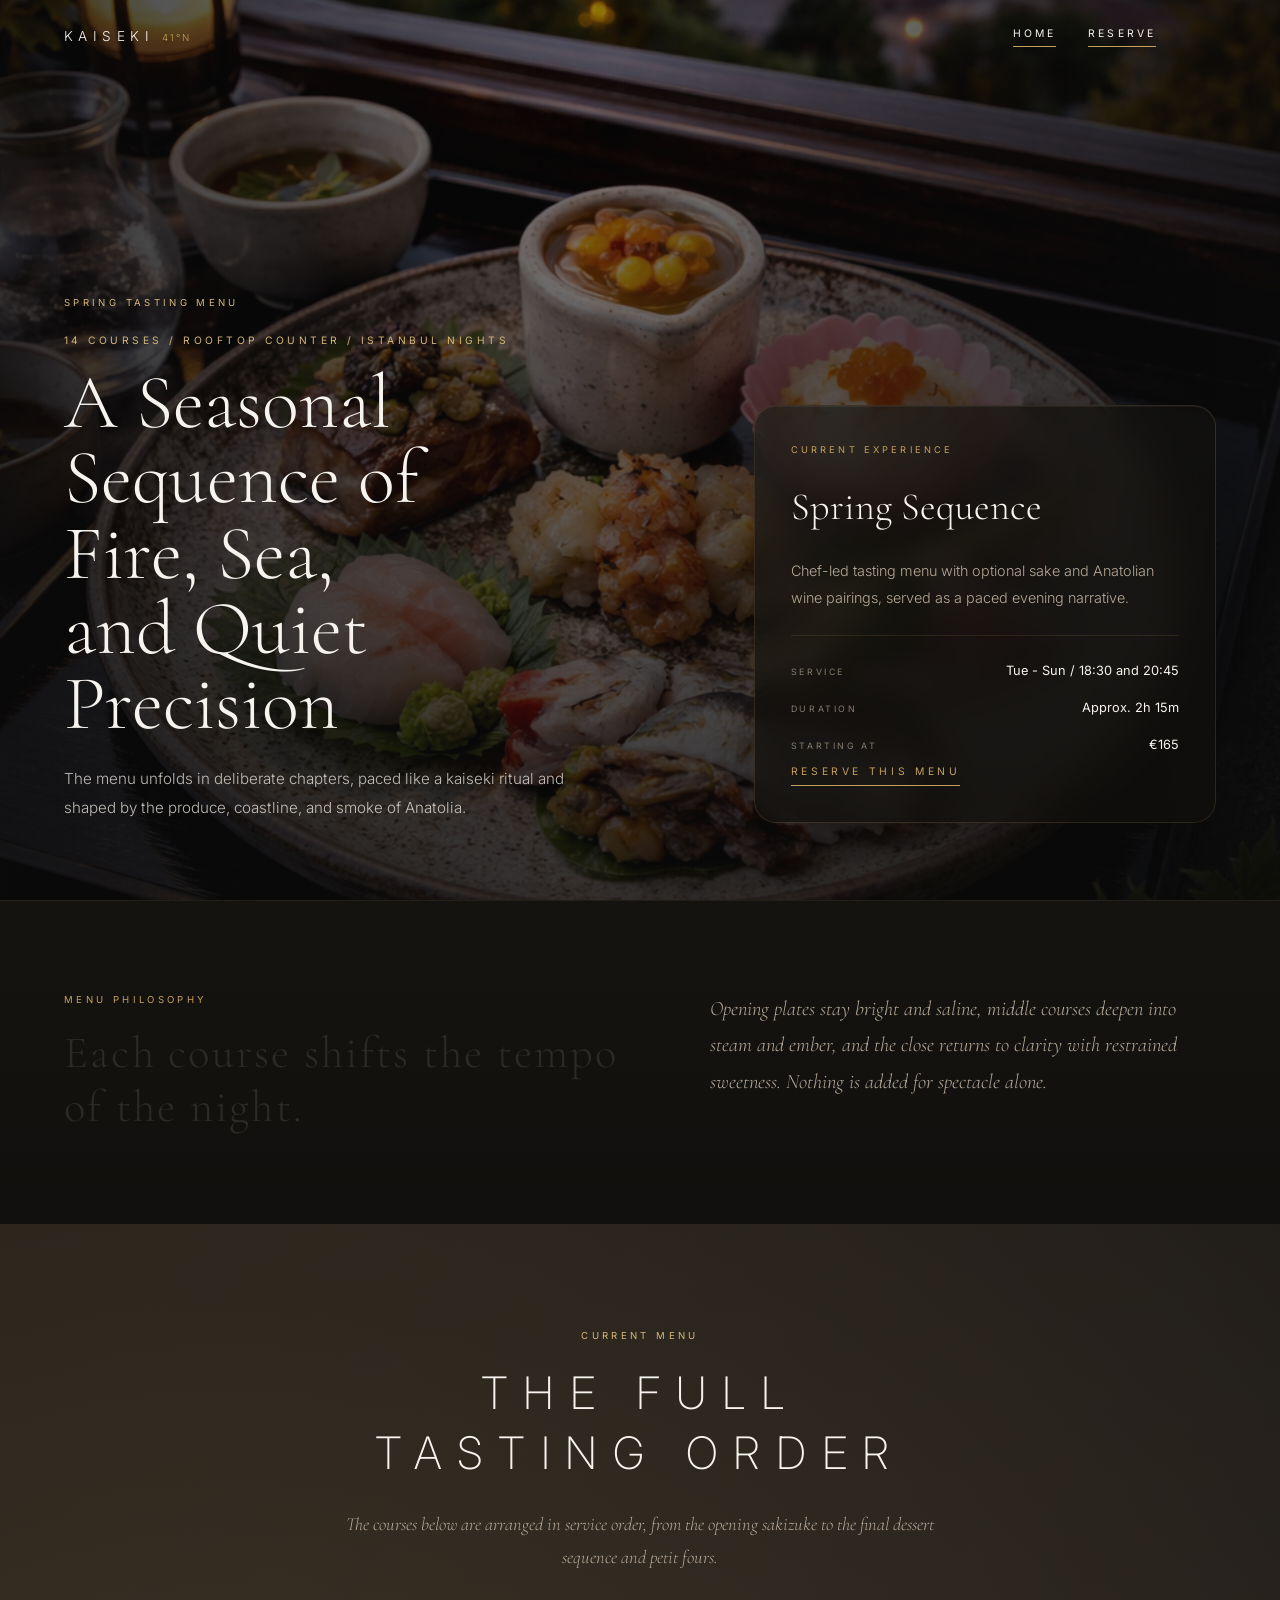
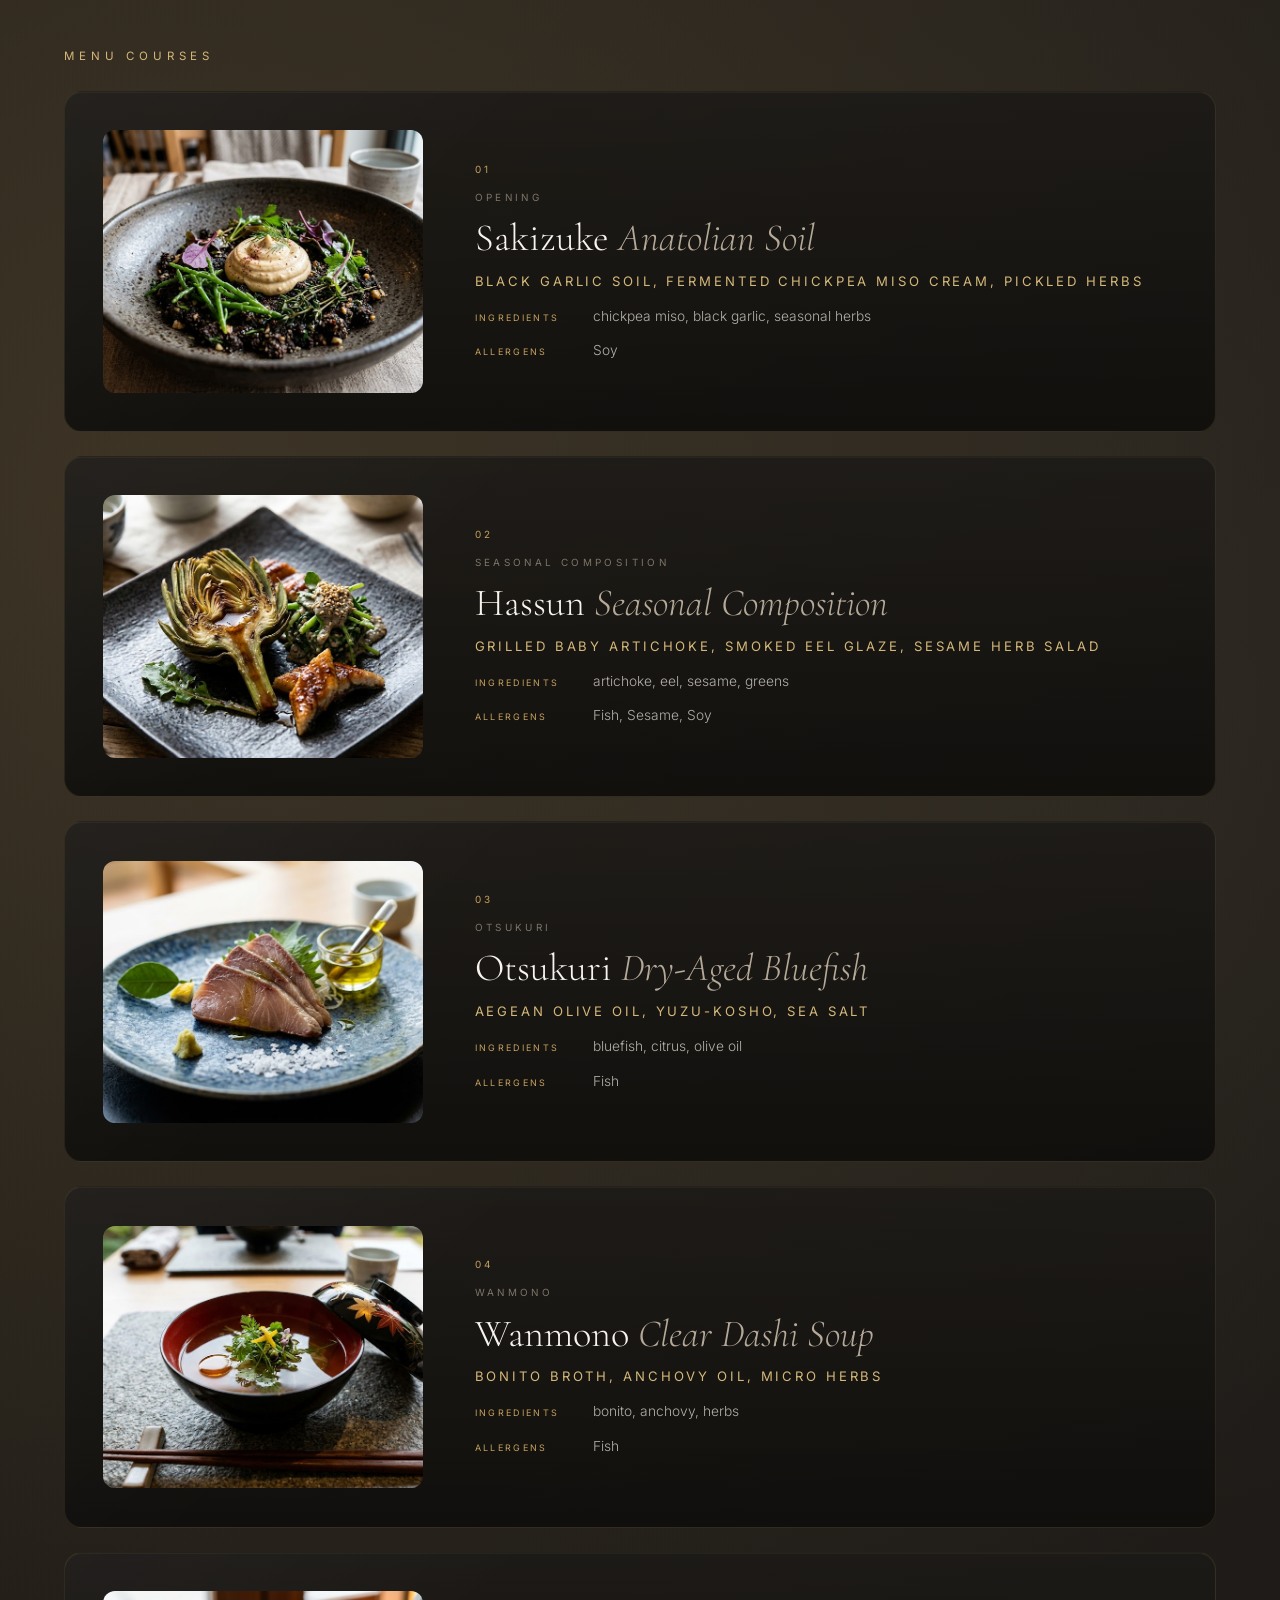
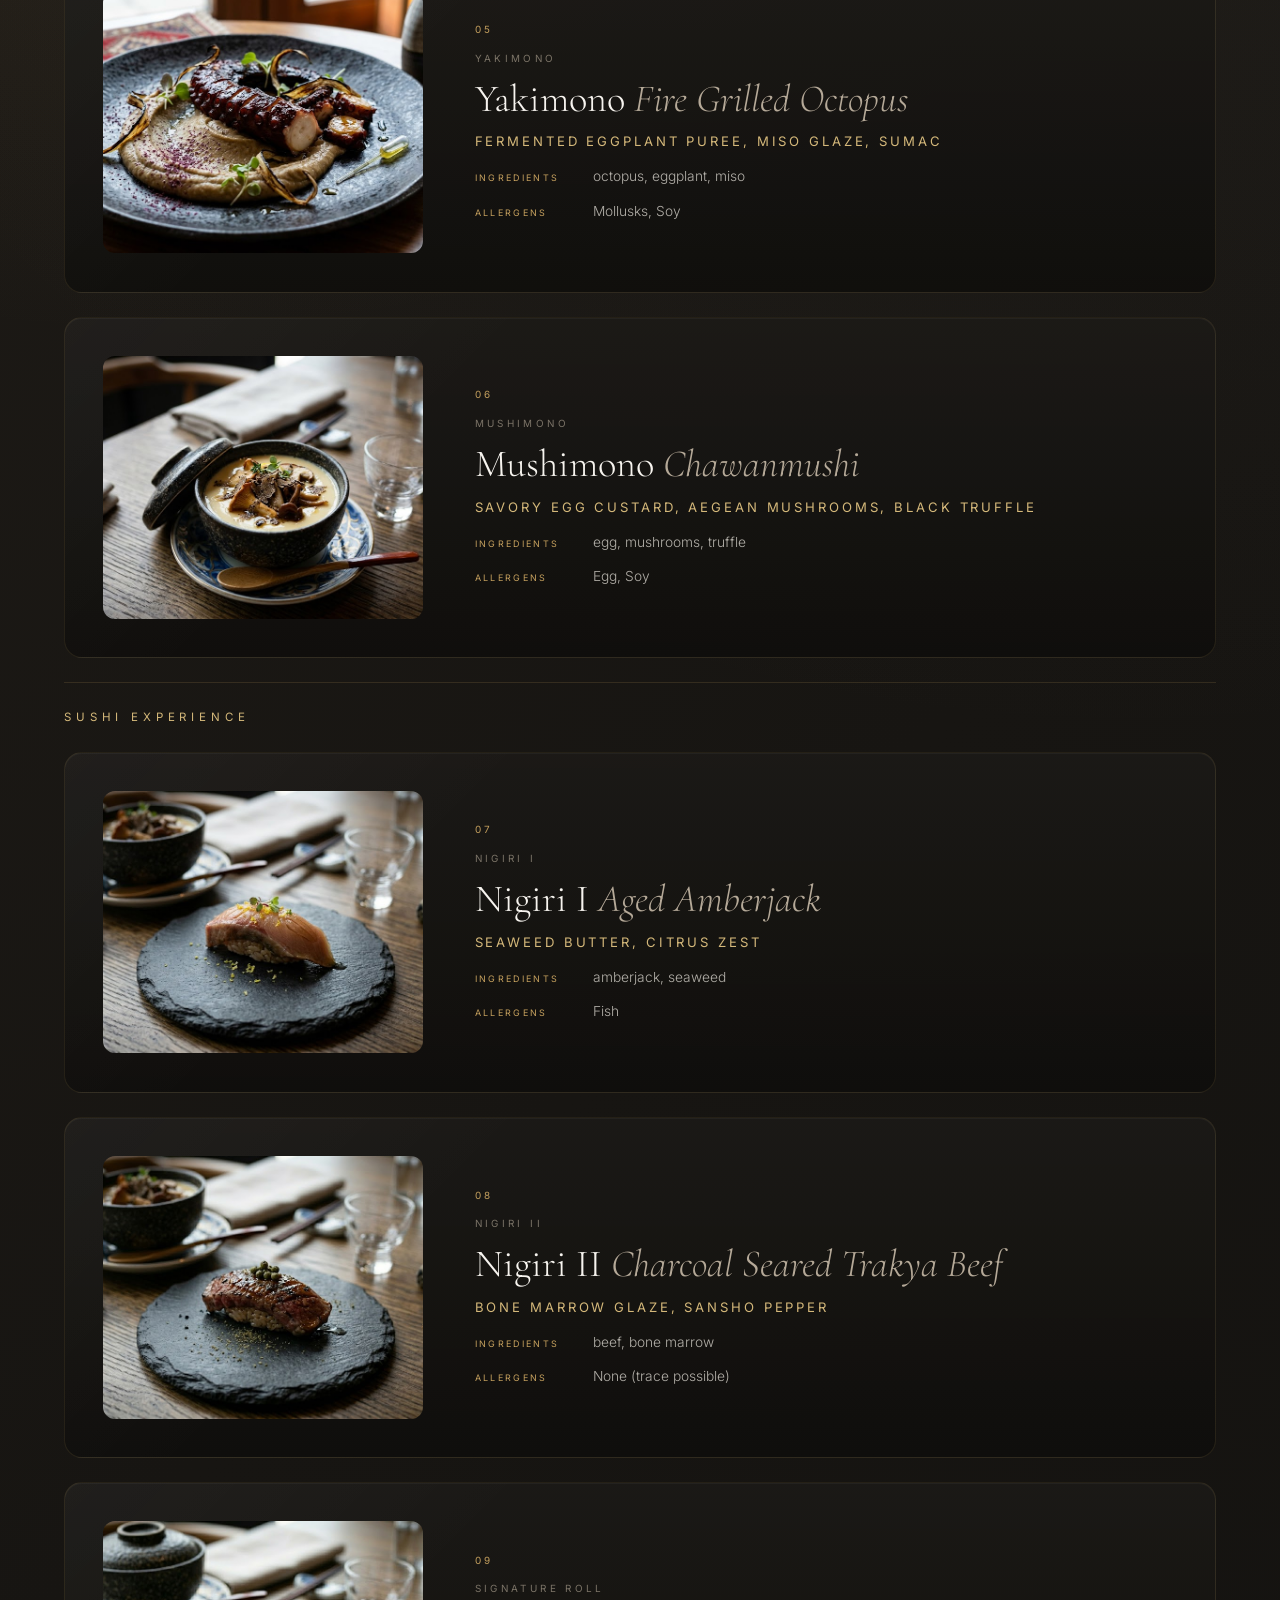
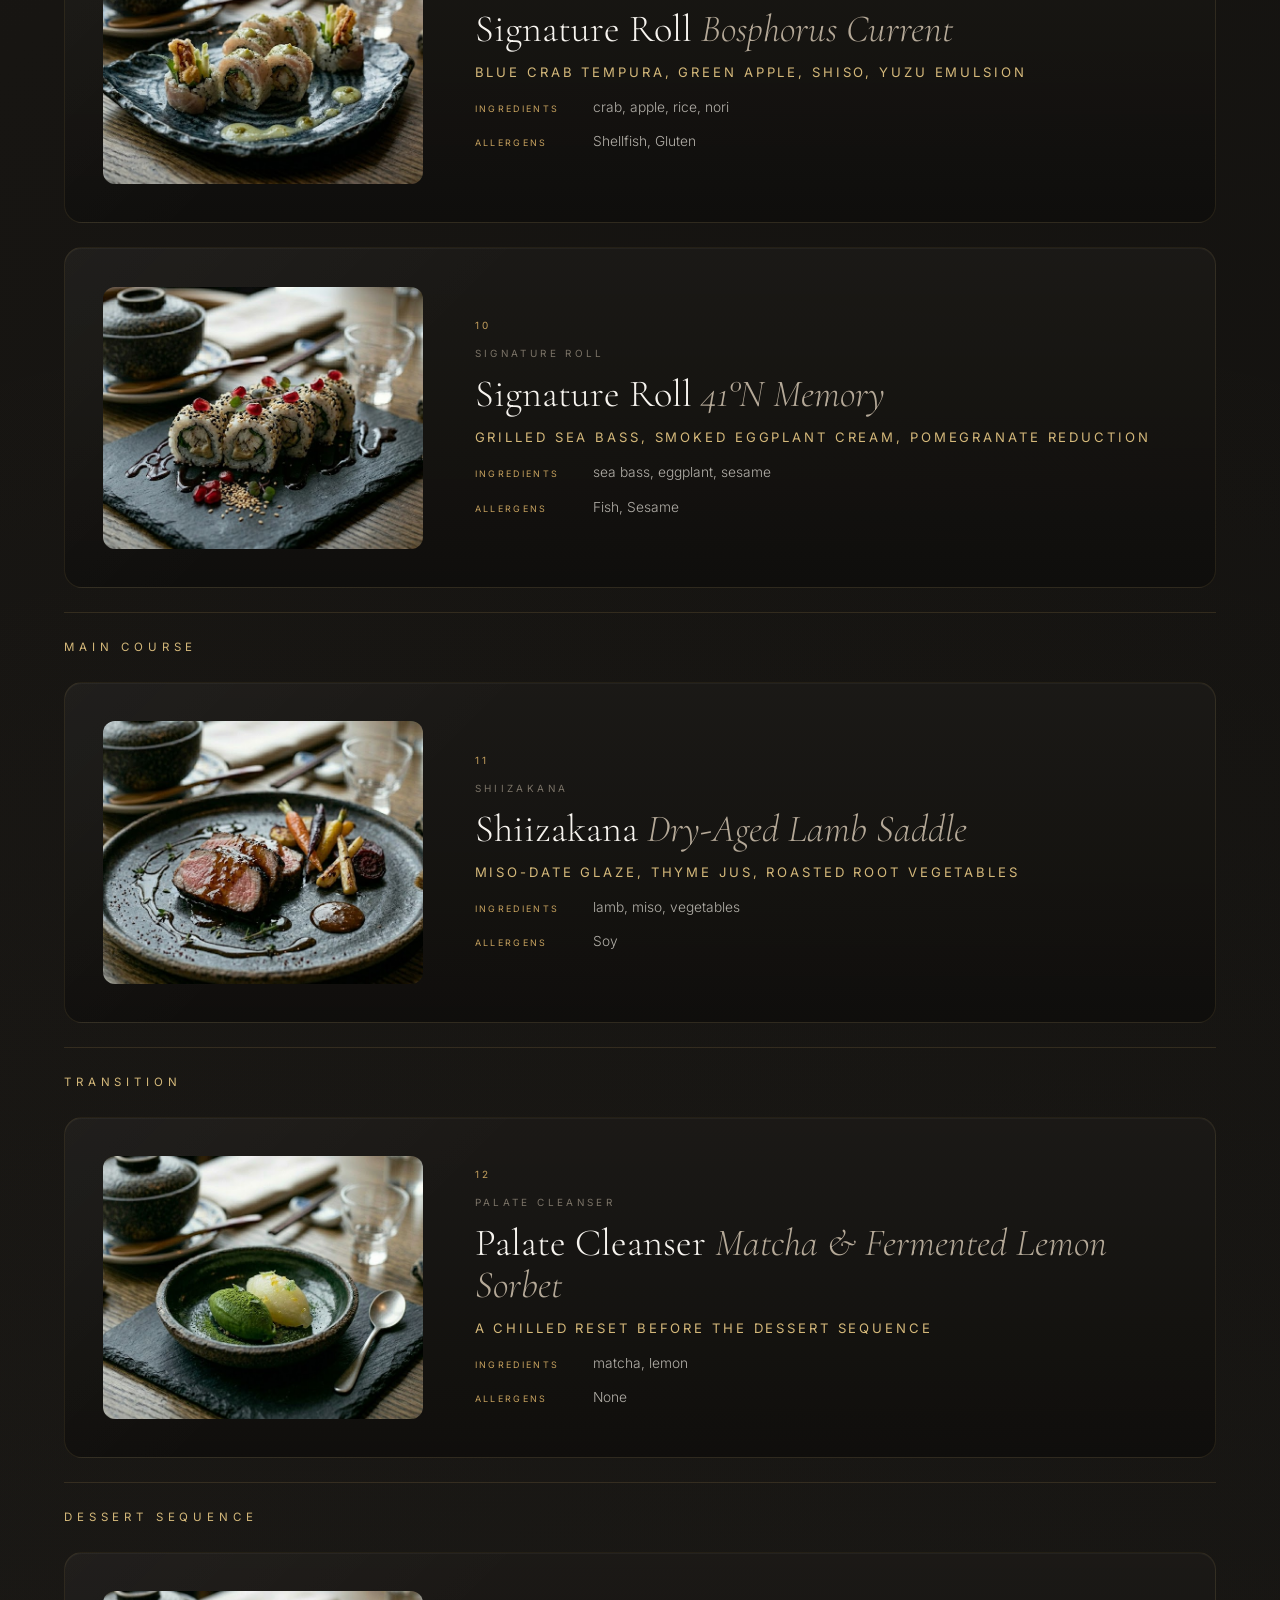
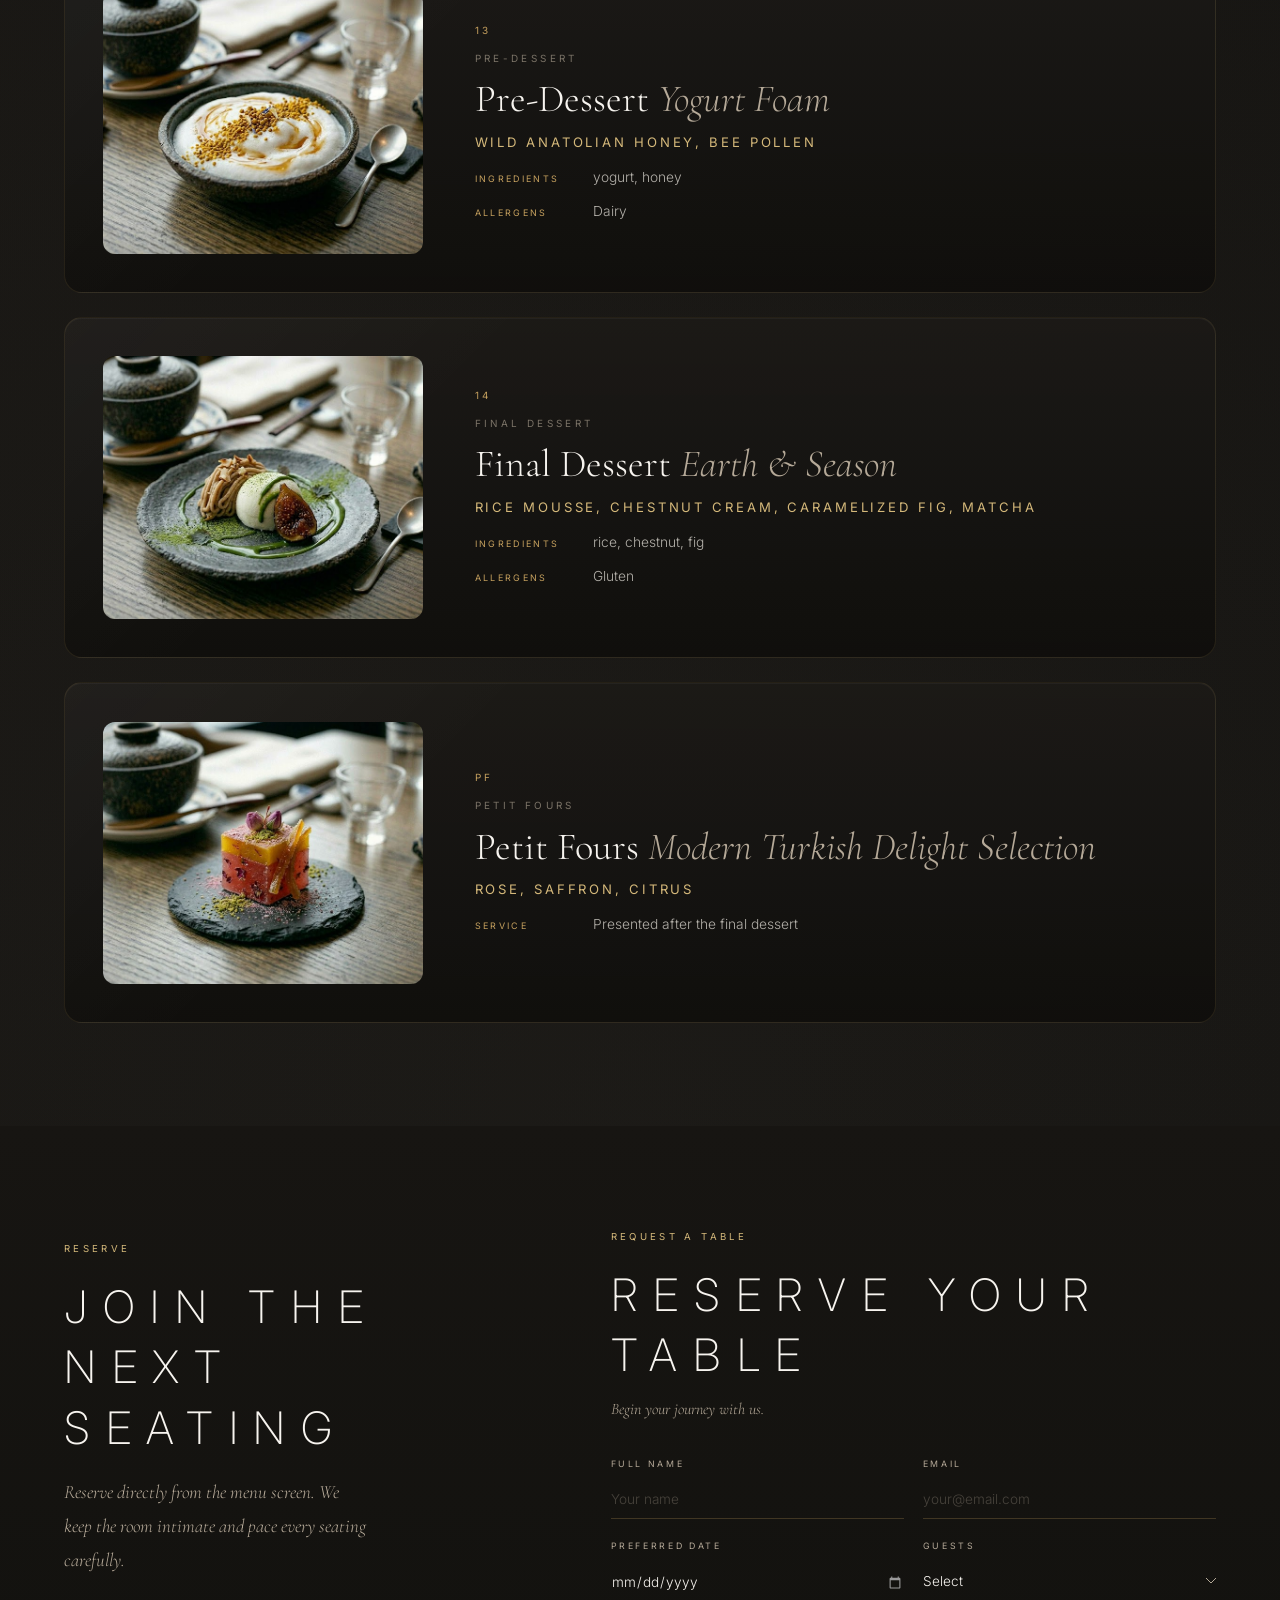
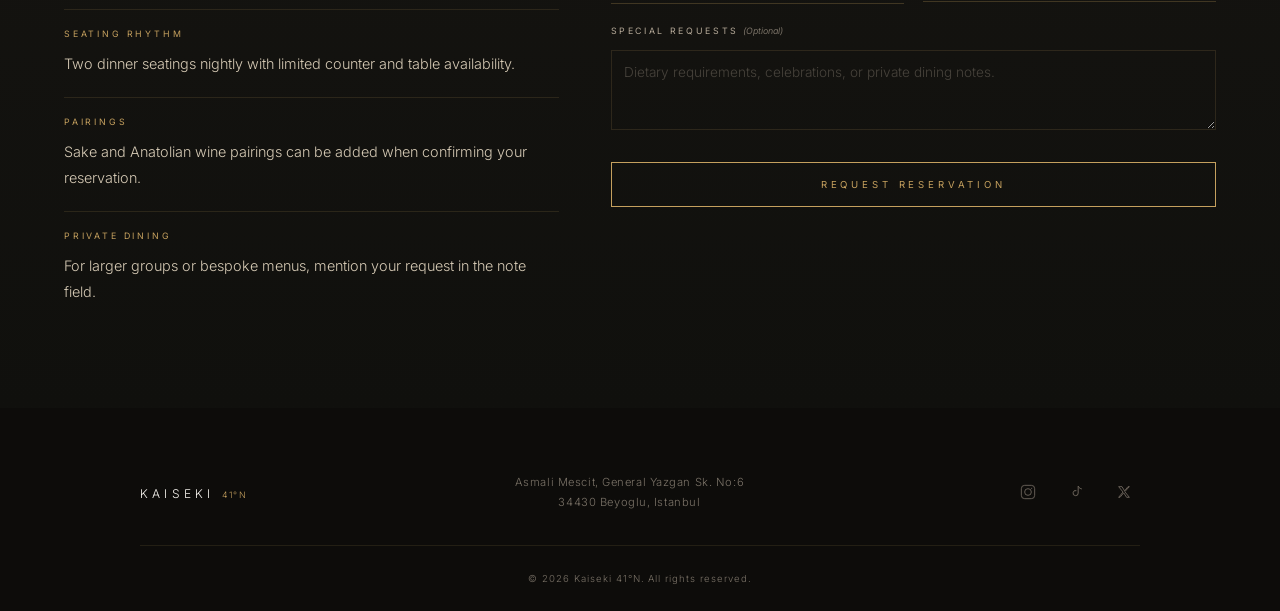
<file: menu.html>
<!DOCTYPE html>
<html lang="en">

<head>
    <meta charset="UTF-8">
    <meta name="viewport" content="width=device-width, initial-scale=1.0">
    <title>Kaiseki 41&deg;N - Seasonal Menu</title>
    <meta name="description"
        content="Explore the current Kaiseki 41&deg;N seasonal tasting menu, a chef-led sequence of Japanese precision and Anatolian soul.">
    <meta property="og:title" content="Kaiseki 41&deg;N - Seasonal Menu">
    <meta property="og:description"
        content="A seasonal tasting progression shaped by fire, sea, and Anatolian terroir.">
    <meta property="og:type" content="website">
    <link rel="preconnect" href="https://fonts.googleapis.com">
    <link rel="preconnect" href="https://fonts.gstatic.com" crossorigin>
    <link
        href="https://fonts.googleapis.com/css2?family=Cormorant+Garamond:ital,wght@0,300;0,400;0,500;0,600;1,300;1,400&family=Inter:wght@200;300;400;500&family=Noto+Serif+JP:wght@200;300;400;500&display=swap"
        rel="stylesheet">
    <link rel="stylesheet" href="styles.css">
</head>

<body class="menu-page">

    <nav id="main-nav" class="nav" role="navigation" aria-label="Main navigation">
        <a href="index.html#hero" class="nav-logo" aria-label="Kaiseki 41&deg;N Home">
            <span class="nav-logo-main">KAISEKI</span>
            <span class="nav-logo-sub">41&deg;N</span>
        </a>
        <div class="nav-right">
            <a href="index.html" class="nav-link" id="nav-home-link">HOME</a>
            <a href="#reservation" class="nav-link nav-link--reserve" id="nav-reserve">RESERVE</a>
            <button class="nav-hamburger" id="nav-hamburger" aria-label="Open menu" aria-expanded="false">
                <span></span>
                <span></span>
            </button>
        </div>
    </nav>

    <div class="menu-overlay" id="menu-overlay" aria-hidden="true">
        <div class="menu-overlay-inner">
            <ul class="menu-links">
                <li><a href="index.html#hero">Home</a></li>
                <li><a href="index.html#story">Our Story</a></li>
                <li><a href="index.html#concept">Concept</a></li>
                <li><a href="index.html#chef">Head Chef</a></li>
                <li><a href="index.html#experience">Experience</a></li>
                <li><a href="#menu-list">Menu</a></li>
                <li><a href="index.html#tables">Signature Tables</a></li>
                <li><a href="index.html#gallery">Gallery</a></li>
                <li><a href="index.html#location">Location</a></li>
                <li><a href="#reservation">Reserve</a></li>
            </ul>
            <div class="menu-footer">
                <address>
                    Asmali Mescit, General Yazgan Sk. No:6<br>
                    34430 Beyoglu, Istanbul
                </address>
            </div>
        </div>
    </div>

    <header id="menu-hero" class="menu-page-hero">
        <div class="menu-page-hero__media">
            <img src="images/tabak.png" alt="Signature tasting plate" id="hero-img">
        </div>
        <div class="menu-page-hero__overlay"></div>
        <div class="menu-page-hero__inner">
            <div class="menu-page-hero__copy reveal">
                <span class="section-tag section-tag--light">SPRING TASTING MENU</span>
                <p class="menu-page-hero__eyebrow">14 courses / rooftop counter / Istanbul nights</p>
                <h1 class="menu-page-hero__title">A Seasonal Sequence of Fire, Sea, and Quiet Precision</h1>
                <p class="menu-page-hero__lede">
                    The menu unfolds in deliberate chapters, paced like a kaiseki ritual and shaped by the produce,
                    coastline, and smoke of Anatolia.
                </p>
            </div>
            <aside class="menu-hero-card reveal">
                <span class="menu-hero-card__label">Current Experience</span>
                <h2>Spring Sequence</h2>
                <p>
                    Chef-led tasting menu with optional sake and Anatolian wine pairings, served as a paced evening
                    narrative.
                </p>
                <ul class="menu-hero-meta">
                    <li><span>Service</span><strong>Tue - Sun / 18:30 and 20:45</strong></li>
                    <li><span>Duration</span><strong>Approx. 2h 15m</strong></li>
                    <li><span>Starting At</span><strong>€165</strong></li>
                </ul>
                <a href="#reservation" class="text-link">RESERVE THIS MENU</a>
            </aside>
        </div>
    </header>

    <section class="menu-editorial">
        <div class="menu-editorial__grid">
            <div class="menu-editorial__text reveal">
                <span class="section-tag">MENU PHILOSOPHY</span>
                <h2 class="section-heading">Each course shifts the tempo of the night.</h2>
            </div>
            <div class="menu-editorial__note reveal">
                <p>
                    Opening plates stay bright and saline, middle courses deepen into steam and ember, and the close
                    returns to clarity with restrained sweetness. Nothing is added for spectacle alone.
                </p>
            </div>
        </div>
    </section>

    <section id="menu-list" class="menu-showcase">
        <div class="menu-showcase__intro reveal">
            <span class="section-tag section-tag--light">CURRENT MENU</span>
            <h2 class="display-heading display-heading--light">THE FULL<br>TASTING ORDER</h2>
            <p class="menu-showcase__lede">
                The courses below are arranged in service order, from the opening sakizuke to the final dessert
                sequence and petit fours.
            </p>
        </div>
        <div class="menu-course-list">
            <div class="menu-course-group reveal">
                <h3 class="menu-course-group__title">Menu Courses</h3>
            </div>
            <article class="menu-course reveal">
                <div class="menu-course__media">
                    <img src="images/anatolian soil - sakizuke.jpg" alt="Sakizuke Anatolian Soil" loading="lazy">
                </div>
                <div class="menu-course__content">
                    <span class="menu-course__number">01</span>
                    <span class="menu-course__label">Opening</span>
                    <h3 class="menu-course__title">Sakizuke <span>Anatolian Soil</span></h3>
                    <p class="menu-course__subtitle">Black garlic soil, fermented chickpea miso cream, pickled herbs</p>
                    <p class="menu-course__detail"><span>Ingredients</span> chickpea miso, black garlic, seasonal herbs</p>
                    <p class="menu-course__detail"><span>Allergens</span> Soy</p>
                </div>
            </article>
            <article class="menu-course reveal">
                <div class="menu-course__media">
                    <img src="images/hassun.jpg" alt="Hassun Seasonal Composition" loading="lazy">
                </div>
                <div class="menu-course__content">
                    <span class="menu-course__number">02</span>
                    <span class="menu-course__label">Seasonal Composition</span>
                    <h3 class="menu-course__title">Hassun <span>Seasonal Composition</span></h3>
                    <p class="menu-course__subtitle">Grilled baby artichoke, smoked eel glaze, sesame herb salad</p>
                    <p class="menu-course__detail"><span>Ingredients</span> artichoke, eel, sesame, greens</p>
                    <p class="menu-course__detail"><span>Allergens</span> Fish, Sesame, Soy</p>
                </div>
            </article>
            <article class="menu-course reveal">
                <div class="menu-course__media">
                    <img src="images/otsukuri.jpg" alt="Otsukuri Dry-Aged Bluefish" loading="lazy">
                </div>
                <div class="menu-course__content">
                    <span class="menu-course__number">03</span>
                    <span class="menu-course__label">Otsukuri</span>
                    <h3 class="menu-course__title">Otsukuri <span>Dry-Aged Bluefish</span></h3>
                    <p class="menu-course__subtitle">Aegean olive oil, yuzu-kosho, sea salt</p>
                    <p class="menu-course__detail"><span>Ingredients</span> bluefish, citrus, olive oil</p>
                    <p class="menu-course__detail"><span>Allergens</span> Fish</p>
                </div>
            </article>
            <article class="menu-course reveal">
                <div class="menu-course__media">
                    <img src="images/wanmono.jpg" alt="Wanmono Clear Dashi Soup" loading="lazy">
                </div>
                <div class="menu-course__content">
                    <span class="menu-course__number">04</span>
                    <span class="menu-course__label">Wanmono</span>
                    <h3 class="menu-course__title">Wanmono <span>Clear Dashi Soup</span></h3>
                    <p class="menu-course__subtitle">Bonito broth, anchovy oil, micro herbs</p>
                    <p class="menu-course__detail"><span>Ingredients</span> bonito, anchovy, herbs</p>
                    <p class="menu-course__detail"><span>Allergens</span> Fish</p>
                </div>
            </article>
            <article class="menu-course reveal">
                <div class="menu-course__media">
                    <img src="images/yakimono.jpg" alt="Yakimono Fire Grilled Octopus" loading="lazy">
                </div>
                <div class="menu-course__content">
                    <span class="menu-course__number">05</span>
                    <span class="menu-course__label">Yakimono</span>
                    <h3 class="menu-course__title">Yakimono <span>Fire Grilled Octopus</span></h3>
                    <p class="menu-course__subtitle">Fermented eggplant puree, miso glaze, sumac</p>
                    <p class="menu-course__detail"><span>Ingredients</span> octopus, eggplant, miso</p>
                    <p class="menu-course__detail"><span>Allergens</span> Mollusks, Soy</p>
                </div>
            </article>
            <article class="menu-course reveal">
                <div class="menu-course__media">
                    <img src="images/mushimono.jpg" alt="Mushimono Chawanmushi" loading="lazy">
                </div>
                <div class="menu-course__content">
                    <span class="menu-course__number">06</span>
                    <span class="menu-course__label">Mushimono</span>
                    <h3 class="menu-course__title">Mushimono <span>Chawanmushi</span></h3>
                    <p class="menu-course__subtitle">Savory egg custard, Aegean mushrooms, black truffle</p>
                    <p class="menu-course__detail"><span>Ingredients</span> egg, mushrooms, truffle</p>
                    <p class="menu-course__detail"><span>Allergens</span> Egg, Soy</p>
                </div>
            </article>

            <div class="menu-course-group reveal">
                <h3 class="menu-course-group__title">Sushi Experience</h3>
            </div>
            <article class="menu-course reveal">
                <div class="menu-course__media">
                    <img src="images/nigiri 1.jpg" alt="Nigiri I Aged Amberjack" loading="lazy">
                </div>
                <div class="menu-course__content">
                    <span class="menu-course__number">07</span>
                    <span class="menu-course__label">Nigiri I</span>
                    <h3 class="menu-course__title">Nigiri I <span>Aged Amberjack</span></h3>
                    <p class="menu-course__subtitle">Seaweed butter, citrus zest</p>
                    <p class="menu-course__detail"><span>Ingredients</span> amberjack, seaweed</p>
                    <p class="menu-course__detail"><span>Allergens</span> Fish</p>
                </div>
            </article>
            <article class="menu-course reveal">
                <div class="menu-course__media">
                    <img src="images/nigiri 2.jpg" alt="Nigiri II Charcoal Seared Trakya Beef" loading="lazy">
                </div>
                <div class="menu-course__content">
                    <span class="menu-course__number">08</span>
                    <span class="menu-course__label">Nigiri II</span>
                    <h3 class="menu-course__title">Nigiri II <span>Charcoal Seared Trakya Beef</span></h3>
                    <p class="menu-course__subtitle">Bone marrow glaze, sansho pepper</p>
                    <p class="menu-course__detail"><span>Ingredients</span> beef, bone marrow</p>
                    <p class="menu-course__detail"><span>Allergens</span> None (trace possible)</p>
                </div>
            </article>
            <article class="menu-course reveal">
                <div class="menu-course__media">
                    <img src="images/Signature Roll – “Bosphorus Current”.jpg" alt="Signature Roll Bosphorus Current" loading="lazy">
                </div>
                <div class="menu-course__content">
                    <span class="menu-course__number">09</span>
                    <span class="menu-course__label">Signature Roll</span>
                    <h3 class="menu-course__title">Signature Roll <span>Bosphorus Current</span></h3>
                    <p class="menu-course__subtitle">Blue crab tempura, green apple, shiso, yuzu emulsion</p>
                    <p class="menu-course__detail"><span>Ingredients</span> crab, apple, rice, nori</p>
                    <p class="menu-course__detail"><span>Allergens</span> Shellfish, Gluten</p>
                </div>
            </article>
            <article class="menu-course reveal">
                <div class="menu-course__media">
                    <img src="images/Signature Roll – “41°N Memory”.jpg" alt="Signature Roll 41 Degrees North Memory" loading="lazy">
                </div>
                <div class="menu-course__content">
                    <span class="menu-course__number">10</span>
                    <span class="menu-course__label">Signature Roll</span>
                    <h3 class="menu-course__title">Signature Roll <span>41&deg;N Memory</span></h3>
                    <p class="menu-course__subtitle">Grilled sea bass, smoked eggplant cream, pomegranate reduction</p>
                    <p class="menu-course__detail"><span>Ingredients</span> sea bass, eggplant, sesame</p>
                    <p class="menu-course__detail"><span>Allergens</span> Fish, Sesame</p>
                </div>
            </article>

            <div class="menu-course-group reveal">
                <h3 class="menu-course-group__title">Main Course</h3>
            </div>
            <article class="menu-course reveal">
                <div class="menu-course__media">
                    <img src="images/Shiizakana.jpg" alt="Shiizakana Dry-Aged Lamb Saddle" loading="lazy">
                </div>
                <div class="menu-course__content">
                    <span class="menu-course__number">11</span>
                    <span class="menu-course__label">Shiizakana</span>
                    <h3 class="menu-course__title">Shiizakana <span>Dry-Aged Lamb Saddle</span></h3>
                    <p class="menu-course__subtitle">Miso-date glaze, thyme jus, roasted root vegetables</p>
                    <p class="menu-course__detail"><span>Ingredients</span> lamb, miso, vegetables</p>
                    <p class="menu-course__detail"><span>Allergens</span> Soy</p>
                </div>
            </article>

            <div class="menu-course-group reveal">
                <h3 class="menu-course-group__title">Transition</h3>
            </div>
            <article class="menu-course reveal">
                <div class="menu-course__media">
                    <img src="images/Matcha & Fermented Lemon Sorbet.jpg" alt="Palate Cleanser Matcha and fermented lemon sorbet" loading="lazy">
                </div>
                <div class="menu-course__content">
                    <span class="menu-course__number">12</span>
                    <span class="menu-course__label">Palate Cleanser</span>
                    <h3 class="menu-course__title">Palate Cleanser <span>Matcha &amp; Fermented Lemon Sorbet</span></h3>
                    <p class="menu-course__subtitle">A chilled reset before the dessert sequence</p>
                    <p class="menu-course__detail"><span>Ingredients</span> matcha, lemon</p>
                    <p class="menu-course__detail"><span>Allergens</span> None</p>
                </div>
            </article>

            <div class="menu-course-group reveal">
                <h3 class="menu-course-group__title">Dessert Sequence</h3>
            </div>
            <article class="menu-course reveal">
                <div class="menu-course__media">
                    <img src="images/Yogurt Foam – Wild Honey & Bee Pollen.jpg" alt="Pre-Dessert Yogurt Foam" loading="lazy">
                </div>
                <div class="menu-course__content">
                    <span class="menu-course__number">13</span>
                    <span class="menu-course__label">Pre-Dessert</span>
                    <h3 class="menu-course__title">Pre-Dessert <span>Yogurt Foam</span></h3>
                    <p class="menu-course__subtitle">Wild Anatolian honey, bee pollen</p>
                    <p class="menu-course__detail"><span>Ingredients</span> yogurt, honey</p>
                    <p class="menu-course__detail"><span>Allergens</span> Dairy</p>
                </div>
            </article>
            <article class="menu-course reveal">
                <div class="menu-course__media">
                    <img src="images/“Earth & Season” – Modern Wagashi.jpg" alt="Final Dessert Earth and Season" loading="lazy">
                </div>
                <div class="menu-course__content">
                    <span class="menu-course__number">14</span>
                    <span class="menu-course__label">Final Dessert</span>
                    <h3 class="menu-course__title">Final Dessert <span>Earth &amp; Season</span></h3>
                    <p class="menu-course__subtitle">Rice mousse, chestnut cream, caramelized fig, matcha</p>
                    <p class="menu-course__detail"><span>Ingredients</span> rice, chestnut, fig</p>
                    <p class="menu-course__detail"><span>Allergens</span> Gluten</p>
                </div>
            </article>
            <article class="menu-course reveal">
                <div class="menu-course__media">
                    <img src="images/PETIT FOURS.jpg" alt="Petit Fours modern Turkish delight selection" loading="lazy">
                </div>
                <div class="menu-course__content">
                    <span class="menu-course__number">PF</span>
                    <span class="menu-course__label">Petit Fours</span>
                    <h3 class="menu-course__title">Petit Fours <span>Modern Turkish Delight Selection</span></h3>
                    <p class="menu-course__subtitle">Rose, saffron, citrus</p>
                    <p class="menu-course__detail"><span>Service</span> Presented after the final dessert</p>
                </div>
            </article>
        </div>
    </section>

    <section id="reservation" class="reservation-section menu-reservation-section">
        <div class="menu-reservation-shell">
            <div class="menu-reservation-copy reveal">
                <span class="section-tag section-tag--light">RESERVE</span>
                <h2 class="display-heading display-heading--light">JOIN THE NEXT<br>SEATING</h2>
                <p class="menu-reservation-lede">
                    Reserve directly from the menu screen. We keep the room intimate and pace every seating carefully.
                </p>
                <div class="menu-reservation-facts">
                    <div class="menu-reservation-fact">
                        <span>Seating Rhythm</span>
                        <p>Two dinner seatings nightly with limited counter and table availability.</p>
                    </div>
                    <div class="menu-reservation-fact">
                        <span>Pairings</span>
                        <p>Sake and Anatolian wine pairings can be added when confirming your reservation.</p>
                    </div>
                    <div class="menu-reservation-fact">
                        <span>Private Dining</span>
                        <p>For larger groups or bespoke menus, mention your request in the note field.</p>
                    </div>
                </div>
            </div>
            <div class="reservation-inner menu-reservation-form-wrap reveal">
                <span class="section-tag section-tag--light">REQUEST A TABLE</span>
                <h2 class="display-heading display-heading--light">RESERVE YOUR<br>TABLE</h2>
                <p class="reservation-sub">Begin your journey with us.</p>
                <form class="res-form" id="reservation-form" novalidate>
                    <div class="res-row">
                        <div class="res-field">
                            <label for="guest-name">Full Name</label>
                            <input type="text" id="guest-name" name="name" required placeholder="Your name"
                                autocomplete="name">
                        </div>
                        <div class="res-field">
                            <label for="guest-email">Email</label>
                            <input type="email" id="guest-email" name="email" required placeholder="your@email.com"
                                autocomplete="email">
                        </div>
                    </div>
                    <div class="res-row">
                        <div class="res-field">
                            <label for="guest-date">Preferred Date</label>
                            <input type="date" id="guest-date" name="date" required>
                        </div>
                        <div class="res-field">
                            <label for="guest-count">Guests</label>
                            <select id="guest-count" name="guests" required>
                                <option value="" disabled selected>Select</option>
                                <option value="1">1 Guest</option>
                                <option value="2">2 Guests</option>
                                <option value="3">3 Guests</option>
                                <option value="4">4 Guests</option>
                                <option value="5">5 Guests</option>
                                <option value="6">6 Guests</option>
                                <option value="6-plus">More than 6 Guests</option>
                            </select>
                        </div>
                    </div>
                    <div class="res-field res-field--full">
                        <label for="guest-message">Special Requests <span class="label-opt">(Optional)</span></label>
                        <textarea id="guest-message" name="message" rows="3"
                            placeholder="Dietary requirements, celebrations, or private dining notes."></textarea>
                    </div>
                    <button type="submit" class="res-submit" id="form-submit">REQUEST RESERVATION</button>
                    <div class="res-success" id="form-success" role="alert" aria-live="polite">
                        <p>Thank you. Your reservation request has been received.<br>We will confirm your table shortly.</p>
                    </div>
                </form>
            </div>
        </div>
    </section>

    <footer class="footer" id="footer">
        <div class="footer-inner">
            <div class="footer-col">
                <span class="footer-logo">KAISEKI <em>41&deg;N</em></span>
            </div>
            <div class="footer-col footer-col--center">
                <address>
                    Asmali Mescit, General Yazgan Sk. No:6<br>
                    34430 Beyoglu, Istanbul
                </address>
            </div>
            <div class="footer-col footer-col--right">
                <div class="footer-social">
                    <a href="https://www.instagram.com/kaiseki41n/" aria-label="Instagram" id="social-instagram">
                        <svg viewBox="0 0 24 24" fill="none" stroke="currentColor" stroke-width="1.2">
                            <rect x="2" y="2" width="20" height="20" rx="5" />
                            <circle cx="12" cy="12" r="5" />
                            <circle cx="17.5" cy="6.5" r=".8" fill="currentColor" stroke="none" />
                        </svg>
                    </a>
                    <a href="https://tiktok.com/@kaiseki41n" target="_blank" rel="noopener noreferrer" aria-label="TikTok" id="social-tiktok">
    <svg viewBox="0 0 22 22" fill="none" stroke="currentColor" stroke-width="1.2">
        <path d="M14 3v9.5a3.5 3.5 0 1 1-2.5-3.35" />
        <path d="M14 3c1.2 2.2 3 3.5 5 3.8" />
    </svg>
</a>
                    <a href="https://x.com/kaiseki41n" aria-label="X" id="social-twitter">
                        <svg viewBox="0 0 24 24" fill="none" stroke="currentColor" stroke-width="1.2">
                            <path d="M4 4l6.5 8L4 20h2l5.5-6.8L16 20h4l-6.8-8.5L20 4h-2l-5.2 6.3L9 4H4z" />
                        </svg>
                    </a>
                </div>
            </div>
        </div>
        <div class="footer-bottom">
            <p>&copy; 2026 Kaiseki 41&deg;N. All rights reserved.</p>
        </div>
    </footer>

    <script src="script.js"></script>
</body>

</html>
</file>
<file: styles.css>
/* ═══════════════════════════════════════════════════════════════════
   KAISEKI 41°N — Redesigned Stylesheet
   Inspired by Gong Oriental, Disfrutar, Cocina Hermanos Torres
   ═══════════════════════════════════════════════════════════════════ */

/* ─── Reset ────────────────────────────────────────────────────── */
*, *::before, *::after {
    margin: 0;
    padding: 0;
    box-sizing: border-box;
}

:root {
    --black:      #0a0a0a;
    --charcoal:   #1a1917;
    --dark:       #2c2a25;
    --earth:      #4a463e;
    --warm:       #7a7267;
    --sand:       #b5a998;
    --gold:       #c5a05e;
    --gold-light: #d4b87a;
    --beige:      #d6cab5;
    --cream:      #f0ebe3;
    --offwhite:   #f7f4ef;
    --white:      #fdfcfa;

    --ff-display: 'Cormorant Garamond', Georgia, serif;
    --ff-body:    'Inter', -apple-system, BlinkMacSystemFont, sans-serif;
    --ff-jp:      'Noto Serif JP', serif;

    --ease:       cubic-bezier(0.25, 0.46, 0.45, 0.94);
    --ease-smooth: cubic-bezier(0.23, 1, 0.32, 1);
}

html {
    scroll-behavior: smooth;
    overflow-x: hidden;
}

body {
    font-family: var(--ff-body);
    font-weight: 300;
    font-size: 15px;
    line-height: 1.8;
    color: var(--earth);
    background: var(--offwhite);
    -webkit-font-smoothing: antialiased;
    -moz-osx-font-smoothing: grayscale;
    overflow-x: hidden;
}

body.menu-page {
    background: #11100e;
    color: var(--sand);
}

img {
    display: block;
    max-width: 100%;
    height: auto;
}

a { color: inherit; text-decoration: none; }
ul { list-style: none; }
address { font-style: normal; }

::selection {
    background: var(--gold);
    color: var(--black);
}


/* ─── NAVIGATION ───────────────────────────────────────────────── */
/* Gong / Cocina style: minimal, transparent, logo left, hamburger right */

.nav {
    position: fixed;
    top: 0;
    left: 0;
    width: 100%;
    z-index: 100;
    display: flex;
    align-items: center;
    justify-content: space-between;
    padding: 1.5rem clamp(2rem, 5vw, 4rem);
    transition: background 0.6s var(--ease), padding 0.4s var(--ease);
}

.nav.scrolled {
    background: rgba(253, 252, 250, 0.92);
    backdrop-filter: blur(14px);
    -webkit-backdrop-filter: blur(14px);
    padding-top: 1rem;
    padding-bottom: 1rem;
}

.nav.scrolled .nav-logo-main,
.nav.scrolled .nav-logo-sub {
    color: var(--dark);
}

.nav.scrolled .nav-link {
    color: var(--dark);
    border-color: var(--dark);
}

.nav.scrolled .nav-hamburger span {
    background: var(--dark);
}

.menu-page .nav.scrolled {
    background: rgba(22, 20, 17, 0.88);
}

.menu-page .nav.scrolled .nav-logo-main {
    color: var(--offwhite);
}

.menu-page .nav.scrolled .nav-logo-sub {
    color: var(--gold);
}

.menu-page .nav.scrolled .nav-link {
    color: var(--offwhite);
    border-color: rgba(197, 160, 94, 0.55);
}

.menu-page .nav.scrolled .nav-hamburger span {
    background: var(--offwhite);
}

.nav.menu-open .nav-logo-main,
.nav.menu-open .nav-logo-sub,
.nav.menu-open .nav-link {
    color: var(--offwhite);
}

.nav.menu-open .nav-link {
    border-color: var(--gold);
}

.nav.menu-open .nav-hamburger span {
    background: var(--offwhite);
}

.nav-logo {
    display: flex;
    align-items: baseline;
    gap: 0.5rem;
    z-index: 101;
}

.nav-logo-main {
    font-family: var(--ff-body);
    font-size: 0.85rem;
    font-weight: 300;
    letter-spacing: 0.4em;
    color: var(--offwhite);
    transition: color 0.4s var(--ease);
}

.nav-logo-sub {
    font-family: var(--ff-body);
    font-size: 0.6rem;
    font-weight: 300;
    letter-spacing: 0.2em;
    color: var(--gold);
    transition: color 0.4s var(--ease);
}

.nav-right {
    display: flex;
    align-items: center;
    gap: 2rem;
    z-index: 101;
}

.nav-link {
    font-size: 0.65rem;
    font-weight: 400;
    letter-spacing: 0.3em;
    color: var(--offwhite);
    border-bottom: 1px solid var(--gold);
    padding-bottom: 2px;
    transition: color 0.4s var(--ease), border-color 0.4s var(--ease);
}

.nav-link:hover {
    color: var(--gold);
}

.nav-hamburger {
    display: flex;
    flex-direction: column;
    gap: 6px;
    background: none;
    border: none;
    cursor: pointer;
    padding: 4px 0;
    width: 28px;
}

.nav-hamburger span {
    display: block;
    height: 1px;
    background: var(--offwhite);
    transition: transform 0.4s var(--ease-smooth), opacity 0.3s, background 0.4s var(--ease);
}

.nav-hamburger.active span:first-child {
    transform: rotate(45deg) translate(2.5px, 3.5px);
}

.nav-hamburger.active span:last-child {
    transform: rotate(-45deg) translate(2.5px, -3.5px);
}


/* ─── FULLSCREEN MENU OVERLAY ──────────────────────────────────── */
/* Cocina Hermanos Torres style */

.menu-overlay {
    position: fixed;
    inset: 0;
    z-index: 99;
    background: var(--charcoal);
    display: flex;
    align-items: center;
    justify-content: center;
    opacity: 0;
    visibility: hidden;
    transition: opacity 0.6s var(--ease-smooth), visibility 0.6s;
}

.menu-overlay.open {
    opacity: 1;
    visibility: visible;
}

.menu-overlay-inner {
    text-align: center;
}

.menu-links li {
    margin: 0.6rem 0;
    overflow: hidden;
}

.menu-links a {
    display: inline-block;
    font-family: var(--ff-display);
    font-size: clamp(1.6rem, 3vw, 2.8rem);
    font-weight: 300;
    letter-spacing: 0.15em;
    color: var(--offwhite);
    transition: color 0.3s var(--ease);
    transform: translateY(100%);
    opacity: 0;
}

.menu-overlay.open .menu-links a {
    transform: translateY(0);
    opacity: 1;
    transition: transform 0.6s var(--ease-smooth), opacity 0.5s var(--ease), color 0.3s var(--ease);
}

.menu-links li:nth-child(1) a { transition-delay: 0.05s; }
.menu-links li:nth-child(2) a { transition-delay: 0.1s; }
.menu-links li:nth-child(3) a { transition-delay: 0.15s; }
.menu-links li:nth-child(4) a { transition-delay: 0.2s; }
.menu-links li:nth-child(5) a { transition-delay: 0.25s; }
.menu-links li:nth-child(6) a { transition-delay: 0.3s; }
.menu-links li:nth-child(7) a { transition-delay: 0.35s; }
.menu-links li:nth-child(8) a { transition-delay: 0.4s; }
.menu-links li:nth-child(9) a { transition-delay: 0.45s; }
.menu-links li:nth-child(10) a { transition-delay: 0.5s; }

.menu-links a:hover {
    color: var(--gold);
}

.menu-footer {
    margin-top: 3rem;
}

.menu-footer address {
    font-size: 0.7rem;
    letter-spacing: 0.12em;
    color: var(--warm);
    line-height: 1.8;
}


/* ─── HERO ─────────────────────────────────────────────────────── */
/* Gong Oriental style: full-bleed image, minimal centered text */

.hero {
    position: relative;
    height: 100vh;
    min-height: 600px;
    overflow: hidden;
}

.hero-media {
    position: absolute;
    inset: 0;
}

.menu-page-hero {
    position: relative;
    min-height: 100vh;
    display: flex;
    align-items: flex-end;
    overflow: hidden;
    padding: clamp(7rem, 10vw, 9rem) clamp(2rem, 5vw, 4rem) clamp(3.5rem, 6vw, 5rem);
    background: #151310;
}

.menu-page-hero__media {
    position: absolute;
    inset: 0;
}

.menu-page-hero__media img {
    width: 100%;
    height: 100%;
    object-fit: cover;
    animation: heroScale 25s var(--ease) forwards;
}

.menu-page-hero__overlay {
    position: absolute;
    inset: 0;
    background:
        linear-gradient(90deg, rgba(10, 10, 10, 0.74) 0%, rgba(10, 10, 10, 0.32) 46%, rgba(10, 10, 10, 0.78) 100%),
        linear-gradient(180deg, rgba(10, 10, 10, 0.18) 0%, rgba(10, 10, 10, 0.7) 100%);
}

.menu-page-hero__inner {
    position: relative;
    z-index: 1;
    width: 100%;
    max-width: 1180px;
    margin: 0 auto;
    display: grid;
    grid-template-columns: minmax(0, 1.15fr) minmax(320px, 0.85fr);
    gap: clamp(2rem, 5vw, 4rem);
    align-items: end;
}

.menu-page-hero__copy {
    max-width: 760px;
}

.menu-page-hero__eyebrow {
    margin-bottom: 1rem;
    font-size: 0.64rem;
    font-weight: 400;
    letter-spacing: 0.34em;
    text-transform: uppercase;
    color: var(--gold-light);
}

.menu-page-hero__title {
    font-family: var(--ff-display);
    font-size: clamp(3rem, 6vw, 5.8rem);
    font-weight: 300;
    line-height: 0.98;
    color: var(--offwhite);
    max-width: 10.5ch;
}

.menu-page-hero__lede {
    max-width: 58ch;
    margin-top: 1.5rem;
    font-size: 0.95rem;
    line-height: 1.9;
    color: rgba(240, 235, 227, 0.78);
}

.menu-hero-card {
    padding: clamp(1.5rem, 3vw, 2.25rem);
    border: 1px solid rgba(197, 160, 94, 0.16);
    border-radius: 22px;
    background:
        linear-gradient(135deg, rgba(255, 255, 255, 0.045), rgba(255, 255, 255, 0) 34%),
        rgba(18, 17, 14, 0.68);
    box-shadow: inset 0 1px 0 rgba(255, 255, 255, 0.05);
    backdrop-filter: blur(14px);
    -webkit-backdrop-filter: blur(14px);
}

.menu-hero-card__label {
    display: block;
    font-size: 0.58rem;
    font-weight: 400;
    letter-spacing: 0.34em;
    text-transform: uppercase;
    color: var(--gold);
}

.menu-hero-card h2 {
    margin: 0.9rem 0 1rem;
    font-family: var(--ff-display);
    font-size: clamp(1.9rem, 3vw, 2.8rem);
    font-weight: 300;
    color: var(--offwhite);
}

.menu-hero-card p {
    font-size: 0.9rem;
    line-height: 1.85;
    color: var(--sand);
}

.menu-hero-meta {
    margin-top: 1.5rem;
    padding-top: 1.4rem;
    border-top: 1px solid rgba(197, 160, 94, 0.14);
    display: grid;
    gap: 0.9rem;
}

.menu-hero-meta li {
    display: flex;
    align-items: baseline;
    justify-content: space-between;
    gap: 1rem;
}

.menu-hero-meta span {
    font-size: 0.55rem;
    font-weight: 400;
    letter-spacing: 0.3em;
    text-transform: uppercase;
    color: rgba(214, 202, 181, 0.58);
}

.menu-hero-meta strong {
    font-size: 0.8rem;
    font-weight: 400;
    color: var(--offwhite);
    text-align: right;
}

.hero-media img {
    width: 100%;
    height: 100%;
    object-fit: cover;
    animation: heroScale 25s var(--ease) forwards;
}

@keyframes heroScale {
    from { transform: scale(1.08); }
    to   { transform: scale(1); }
}

.hero-overlay {
    position: absolute;
    inset: 0;
    background: linear-gradient(
        180deg,
        rgba(10,10,10,0.35) 0%,
        rgba(10,10,10,0.15) 50%,
        rgba(10,10,10,0.55) 100%
    );
}

.hero-content {
    position: absolute;
    inset: 0;
    display: flex;
    flex-direction: column;
    align-items: center;
    justify-content: center;
    text-align: center;
    padding: 2rem;
}

.hero-jp {
    font-family: var(--ff-jp);
    font-size: clamp(2.5rem, 4vw, 5rem);
    font-weight: 200;
    color: rgba(197, 160, 94, 0.2);
    letter-spacing: 0.6em;
    margin-bottom: -0.5rem;
    animation: fadeDown 1.2s var(--ease-smooth) 0.2s both;
}

.hero-title {
    font-family: var(--ff-body);
    font-size: clamp(2.8rem, 6vw, 7rem);
    font-weight: 200;
    letter-spacing: 0.45em;
    line-height: 1.1;
    color: var(--offwhite);
    animation: fadeUp 1s var(--ease-smooth) 0.5s both;
}

.hero-degree {
    font-size: 0.25em;
    letter-spacing: 0.8em;
    color: var(--gold);
    display: block;
    margin-top: 0.6rem;
}

.hero-subtitle {
    font-family: var(--ff-display);
    font-size: clamp(0.9rem, 1.3vw, 1.2rem);
    font-weight: 300;
    font-style: italic;
    letter-spacing: 0.08em;
    line-height: 1.7;
    color: var(--beige);
    margin-top: 1.8rem;
    animation: fadeUp 1s var(--ease-smooth) 0.8s both;
}

.hero-scroll {
    position: absolute;
    bottom: 2.5rem;
    left: 50%;
    transform: translateX(-50%);
    display: flex;
    flex-direction: column;
    align-items: center;
    gap: 0.6rem;
    animation: fadeUp 1s var(--ease-smooth) 1.2s both;
}

.hero-scroll-line {
    width: 1px;
    height: 32px;
    background: var(--gold);
    animation: scrollPulse 2.5s ease-in-out infinite;
}

.hero-scroll-text {
    font-size: 0.55rem;
    font-weight: 400;
    letter-spacing: 0.4em;
    color: var(--beige);
}

@keyframes scrollPulse {
    0%, 100% { opacity: 1; }
    50%      { opacity: 0.2; }
}

@keyframes fadeUp {
    from { opacity: 0; transform: translateY(30px); }
    to   { opacity: 1; transform: translateY(0); }
}

@keyframes fadeDown {
    from { opacity: 0; transform: translateY(-20px); }
    to   { opacity: 1; transform: translateY(0); }
}


/* ─── SHARED ATOMS ─────────────────────────────────────────────── */

.section-tag {
    display: block;
    font-family: var(--ff-body);
    font-size: 0.6rem;
    font-weight: 400;
    letter-spacing: 0.35em;
    color: var(--gold);
    margin-bottom: 1.2rem;
}

.section-tag--light {
    color: var(--gold-light);
}

.display-heading {
    font-family: var(--ff-body);
    font-size: clamp(1.6rem, 3.5vw, 3.2rem);
    font-weight: 200;
    letter-spacing: 0.35em;
    line-height: 1.35;
    color: var(--dark);
}

.display-heading--light {
    color: var(--offwhite);
}

.section-heading {
    font-family: var(--ff-display);
    font-size: clamp(2rem, 3.5vw, 3.5rem);
    font-weight: 300;
    letter-spacing: 0.05em;
    line-height: 1.2;
    color: var(--dark);
}

.section-divider {
    width: 40px;
    height: 1px;
    background: var(--gold);
    margin: 1.5rem 0 2rem;
}

.text-link {
    display: inline-block;
    font-size: 0.65rem;
    font-weight: 400;
    letter-spacing: 0.35em;
    color: var(--gold);
    border-bottom: 1px solid var(--gold);
    padding-bottom: 3px;
    transition: color 0.3s var(--ease), border-color 0.3s var(--ease);
}

.text-link:hover {
    color: var(--dark);
    border-color: var(--dark);
}


/* ─── REVEAL ───────────────────────────────────────────────────── */

.reveal {
    opacity: 0;
    transform: translateY(35px);
    transition: opacity 0.9s var(--ease-smooth), transform 0.9s var(--ease-smooth);
}

.reveal.visible {
    opacity: 1;
    transform: translateY(0);
}


/* ─── TEXT BAND (Gong-style: centered text on light background) ── */

.text-band {
    padding: clamp(5rem, 8vw, 10rem) clamp(2rem, 5vw, 4rem);
}

.text-band--cream {
    background: var(--cream);
}

.text-band--white {
    background: var(--offwhite);
}

.text-band-inner {
    max-width: 800px;
    margin: 0 auto;
    text-align: center;
}

.divider-vert {
    width: 1px;
    height: 50px;
    background: var(--gold);
    margin: 0 auto 3rem;
}

.lead-text {
    font-family: var(--ff-display);
    font-size: clamp(1rem, 1.5vw, 1.15rem);
    font-weight: 300;
    font-style: italic;
    line-height: 1.9;
    color: var(--warm);
    margin: 2rem 0;
    max-width: 600px;
    margin-left: auto;
    margin-right: auto;
}

.menu-editorial {
    padding: clamp(4rem, 7vw, 6rem) clamp(2rem, 5vw, 4rem);
    background: linear-gradient(180deg, #151310 0%, #11100e 100%);
    border-top: 1px solid rgba(197, 160, 94, 0.1);
}

.menu-editorial__grid {
    max-width: 1180px;
    margin: 0 auto;
    display: grid;
    grid-template-columns: minmax(0, 1fr) minmax(320px, 0.85fr);
    gap: clamp(2rem, 4vw, 4rem);
    align-items: start;
}

.menu-editorial__note p {
    font-family: var(--ff-display);
    font-size: clamp(1.1rem, 1.6vw, 1.35rem);
    font-style: italic;
    line-height: 1.8;
    color: var(--sand);
}


/* ─── FULL-BLEED IMAGE BAND ────────────────────────────────────── */
/* Gong / Disfrutar style: edge-to-edge immersive food photography */

.image-band {
    width: 100%;
    height: clamp(300px, 50vw, 550px);
    overflow: hidden;
}

.image-band img {
    width: 100%;
    height: 100%;
    object-fit: cover;
    transition: transform 0.8s var(--ease-smooth);
}

.image-band:hover img {
    transform: scale(1.02);
}


/* ─── SPLIT SECTION (Gong Oriental style: 50/50 image + text) ─── */

.split-section {
    display: grid;
    grid-template-columns: 1fr 1fr;
    min-height: 600px;
}

.split-section--reversed {
    direction: rtl;
}

.split-section--reversed > * {
    direction: ltr;
}

.split-image {
    overflow: hidden;
}

.split-image img {
    width: 100%;
    height: 100%;
    object-fit: cover;
    transition: transform 0.8s var(--ease-smooth);
}

.split-image:hover img {
    transform: scale(1.03);
}

.split-text {
    display: flex;
    flex-direction: column;
    justify-content: center;
    padding: clamp(3rem, 5vw, 6rem) clamp(2.5rem, 5vw, 5rem);
    background: var(--offwhite);
}

.split-text p {
    margin-bottom: 1.2rem;
    line-height: 1.9;
    color: var(--earth);
    font-size: 0.9rem;
}

.split-text strong {
    font-weight: 500;
    color: var(--dark);
}

.split-text em {
    font-family: var(--ff-display);
    font-style: italic;
    color: var(--warm);
}

.split-map {
    min-height: 500px;
}

.split-map iframe {
    display: block;
    width: 100%;
    height: 100%;
}

.split-text--padded {
    padding-top: clamp(3rem, 6vw, 7rem);
    padding-bottom: clamp(3rem, 6vw, 7rem);
}

.location-block {
    margin-bottom: 2rem;
}

.location-block h3 {
    font-family: var(--ff-body);
    font-size: 0.6rem;
    font-weight: 400;
    letter-spacing: 0.3em;
    text-transform: uppercase;
    color: var(--gold);
    margin-bottom: 0.5rem;
}

.location-block address,
.location-block p {
    font-size: 0.9rem;
    color: var(--warm);
    line-height: 1.8;
}

.location-block small {
    color: var(--sand);
    font-style: italic;
}


/* ─── QUOTE BAND ───────────────────────────────────────────────── */

.quote-band {
    padding: clamp(4rem, 7vw, 8rem) clamp(2rem, 5vw, 4rem);
    background: var(--cream);
    text-align: center;
}

.quote-band blockquote {
    font-family: var(--ff-display);
    font-size: clamp(1.3rem, 2.5vw, 2.2rem);
    font-weight: 300;
    font-style: italic;
    line-height: 1.6;
    color: var(--warm);
    max-width: 700px;
    margin: 0 auto;
}


/* ─── CONCEPT ROW ──────────────────────────────────────────────── */

.concept-row {
    display: grid;
    grid-template-columns: repeat(3, 1fr);
    gap: 0;
    margin-top: clamp(3rem, 5vw, 5rem);
    text-align: center;
}

.concept-item {
    padding: 2rem clamp(1.5rem, 2.5vw, 2.5rem);
    border-right: 1px solid var(--beige);
}

.concept-item:last-child {
    border-right: none;
}

.concept-item h3 {
    font-family: var(--ff-display);
    font-size: clamp(1.3rem, 2vw, 1.8rem);
    font-weight: 300;
    color: var(--dark);
    margin-bottom: 1rem;
}

.concept-item p {
    font-size: 0.85rem;
    line-height: 1.85;
    color: var(--warm);
}


/* ─── EXPERIENCE TRIO ──────────────────────────────────────────── */

.experience-trio {
    display: grid;
    grid-template-columns: repeat(3, 1fr);
    gap: 0;
    margin-top: clamp(3rem, 5vw, 5rem);
    text-align: center;
}

.experience-col {
    padding: 2rem clamp(1.5rem, 2.5vw, 2.5rem);
    border-right: 1px solid var(--beige);
}

.experience-col:last-child {
    border-right: none;
}

.exp-roman {
    display: block;
    font-family: var(--ff-display);
    font-size: clamp(2rem, 3.5vw, 3.5rem);
    font-weight: 300;
    color: var(--beige);
    margin-bottom: 1.2rem;
    line-height: 1;
}

.experience-col h3 {
    font-family: var(--ff-display);
    font-size: clamp(1.2rem, 1.8vw, 1.6rem);
    font-weight: 400;
    color: var(--dark);
    margin-bottom: 1rem;
}

.experience-col p {
    font-size: 0.85rem;
    line-height: 1.85;
    color: var(--warm);
}


/* ─── CHEF KANJI ───────────────────────────────────────────────── */

.chef-kanji {
    font-family: var(--ff-jp);
    font-size: 1.6rem;
    font-weight: 200;
    color: var(--sand);
    letter-spacing: 0.3em;
    margin-top: 2rem;
    padding-top: 1.5rem;
    border-top: 1px solid var(--beige);
}


/* ─── TABLES SECTION (dark overlay on image) ───────────────────── */

.menu-showcase {
    background:
        radial-gradient(circle at 12% 14%, rgba(197, 160, 94, 0.16), transparent 26%),
        radial-gradient(circle at 88% 18%, rgba(122, 114, 103, 0.12), transparent 30%),
        radial-gradient(circle at 50% 100%, rgba(214, 202, 181, 0.05), transparent 40%),
        linear-gradient(135deg, #221e19 0%, #171512 48%, #11100e 100%);
    padding: clamp(5rem, 8vw, 9rem) clamp(2rem, 5vw, 4rem);
    scroll-margin-top: 96px;
}

.menu-showcase__intro {
    max-width: 780px;
    margin: 0 auto clamp(3rem, 6vw, 4.5rem);
    text-align: center;
}

.menu-showcase__lede {
    max-width: 620px;
    margin: 1.5rem auto 0;
    font-family: var(--ff-display);
    font-size: clamp(1rem, 1.5vw, 1.15rem);
    font-style: italic;
    line-height: 1.8;
    color: var(--sand);
}

.menu-course-list {
    max-width: 1200px;
    margin: 0 auto;
    display: grid;
    gap: 1.5rem;
}

.menu-course-group {
    padding-top: 1.5rem;
    border-top: 1px solid rgba(197, 160, 94, 0.16);
}

.menu-course-group:first-child {
    padding-top: 0;
    border-top: none;
}

.menu-course-group__title {
    font-size: 0.72rem;
    font-weight: 400;
    letter-spacing: 0.42em;
    text-transform: uppercase;
    color: var(--gold-light);
}

.menu-course {
    display: grid;
    grid-template-columns: minmax(230px, 320px) minmax(0, 1fr);
    gap: clamp(1.75rem, 4vw, 3.25rem);
    align-items: center;
    padding: clamp(1.5rem, 3vw, 2.5rem);
    border: 1px solid rgba(197, 160, 94, 0.12);
    border-radius: 18px;
    background:
        linear-gradient(135deg, rgba(255, 255, 255, 0.028), rgba(255, 255, 255, 0) 32%),
        linear-gradient(180deg, rgba(28, 26, 23, 0.88), rgba(15, 14, 12, 0.92));
    box-shadow: inset 0 1px 0 rgba(255, 255, 255, 0.04);
}

.menu-course__media {
    width: 100%;
    overflow: hidden;
    border-radius: 12px;
    aspect-ratio: 1 / 0.82;
    background: rgba(255, 255, 255, 0.03);
}

.menu-course__media img {
    width: 100%;
    height: 100%;
    object-fit: cover;
    transition: transform 0.7s var(--ease-smooth), filter 0.4s var(--ease);
}

.menu-course:hover .menu-course__media img {
    transform: scale(1.04);
    filter: saturate(1.05);
}

.menu-course__content {
    display: grid;
    gap: 0.65rem;
}

.menu-course__number,
.menu-course__label {
    font-size: 0.62rem;
    font-weight: 400;
    letter-spacing: 0.34em;
    text-transform: uppercase;
}

.menu-course__number {
    color: var(--gold);
}

.menu-course__label {
    color: rgba(214, 202, 181, 0.52);
}

.menu-course__title {
    font-family: var(--ff-display);
    font-size: clamp(2rem, 3vw, 3.2rem);
    font-weight: 300;
    line-height: 1.1;
    color: var(--offwhite);
}

.menu-course__title span {
    color: var(--sand);
    font-style: italic;
}

.menu-course__subtitle {
    font-size: clamp(0.82rem, 1vw, 0.95rem);
    font-weight: 400;
    letter-spacing: 0.22em;
    text-transform: uppercase;
    color: var(--gold-light);
}

.menu-course__ingredients {
    font-size: 0.95rem;
    line-height: 1.8;
    color: rgba(240, 235, 227, 0.6);
}

.menu-course__detail {
    font-size: 0.86rem;
    line-height: 1.75;
    color: rgba(240, 235, 227, 0.72);
}

.menu-course__detail span {
    display: inline-block;
    min-width: 102px;
    margin-right: 0.75rem;
    font-size: 0.56rem;
    font-weight: 400;
    letter-spacing: 0.26em;
    text-transform: uppercase;
    color: var(--gold);
}

.menu-course__note {
    max-width: 46ch;
    font-family: var(--ff-display);
    font-size: clamp(1rem, 1.3vw, 1.15rem);
    font-style: italic;
    line-height: 1.75;
    color: var(--sand);
}

.menu-course__price {
    margin-top: 0.35rem;
    font-family: var(--ff-display);
    font-size: 1.9rem;
    font-weight: 400;
    line-height: 1;
    color: var(--gold);
}

.reservation-section {
    scroll-margin-top: 96px;
}

body.menu-page .menu-reservation-section {
    background:
        linear-gradient(180deg, #171512 0%, #10100d 100%);
}

.menu-reservation-shell {
    max-width: 1180px;
    margin: 0 auto;
    display: grid;
    grid-template-columns: minmax(0, 0.9fr) minmax(0, 1.1fr);
    gap: clamp(2rem, 4vw, 4rem);
    align-items: start;
}

.menu-reservation-copy {
    padding-top: 0.75rem;
}

.menu-reservation-lede {
    max-width: 38ch;
    margin-top: 1.1rem;
    font-family: var(--ff-display);
    font-size: clamp(1rem, 1.5vw, 1.18rem);
    font-style: italic;
    line-height: 1.8;
    color: var(--sand);
}

.menu-reservation-facts {
    margin-top: 2rem;
    display: grid;
    gap: 1.2rem;
}

.menu-reservation-fact {
    padding-top: 1rem;
    border-top: 1px solid rgba(197, 160, 94, 0.14);
}

.menu-reservation-fact span {
    display: block;
    font-size: 0.55rem;
    font-weight: 400;
    letter-spacing: 0.32em;
    text-transform: uppercase;
    color: var(--gold);
}

.menu-reservation-fact p {
    margin-top: 0.55rem;
    font-size: 0.9rem;
    line-height: 1.85;
    color: var(--beige);
}

.menu-reservation-shell .reservation-inner {
    max-width: none;
    margin: 0;
    text-align: left;
}

.menu-reservation-shell .reservation-sub {
    margin-bottom: 2rem;
}

.tables-section {
    position: relative;
    padding: clamp(6rem, 10vw, 12rem) clamp(2rem, 5vw, 4rem);
    overflow: hidden;
}

.tables-bg {
    position: absolute;
    inset: 0;
}

.tables-bg img {
    width: 100%;
    height: 100%;
    object-fit: cover;
}

.tables-overlay {
    position: absolute;
    inset: 0;
    background: rgba(10, 10, 10, 0.8);
}

.tables-content {
    position: relative;
    z-index: 1;
    max-width: 900px;
    margin: 0 auto;
    text-align: center;
}

.tables-grid {
    display: grid;
    grid-template-columns: 1fr 1fr;
    gap: clamp(2rem, 4vw, 4rem);
    margin-top: clamp(3rem, 5vw, 5rem);
    text-align: left;
}

.table-card {
    border: 1px solid rgba(197, 160, 94, 0.2);
    padding: clamp(2rem, 3vw, 3rem);
    transition: border-color 0.4s var(--ease);
}

.table-card:hover {
    border-color: rgba(197, 160, 94, 0.5);
}

.table-label {
    font-size: 0.55rem;
    font-weight: 400;
    letter-spacing: 0.3em;
    color: var(--gold);
    text-transform: uppercase;
}

.table-card h3 {
    font-family: var(--ff-display);
    font-size: clamp(1.5rem, 2.5vw, 2.2rem);
    font-weight: 300;
    color: var(--offwhite);
    margin: 0.8rem 0 1rem;
}

.table-jp {
    font-family: var(--ff-jp);
    font-size: 0.7em;
    font-weight: 200;
    color: var(--warm);
    margin-left: 0.5rem;
}

.table-card p {
    font-size: 0.85rem;
    line-height: 1.85;
    color: var(--sand);
}


/* ─── GALLERY ──────────────────────────────────────────────────── */

.gallery-grid {
    display: grid;
    grid-template-columns: repeat(3, 1fr);
    grid-auto-rows: 280px;
    gap: 4px;
    padding: 0 clamp(2rem, 5vw, 4rem);
    margin-top: clamp(2rem, 4vw, 4rem);
}

.gallery-cell {
    overflow: hidden;
    cursor: pointer;
}

.gallery-cell--wide {
    grid-column: span 2;
}

.gallery-cell--tall {
    grid-row: span 2;
}

.gallery-cell img {
    width: 100%;
    height: 100%;
    object-fit: cover;
    transition: transform 0.7s var(--ease-smooth), filter 0.5s var(--ease);
    filter: saturate(0.9);
}

.gallery-cell:hover img {
    transform: scale(1.05);
    filter: saturate(1);
}


/* ─── RESERVATION ──────────────────────────────────────────────── */

.reservation-section {
    background: var(--charcoal);
    padding: clamp(5rem, 8vw, 10rem) clamp(2rem, 5vw, 4rem);
}

.reservation-inner {
    max-width: 650px;
    margin: 0 auto;
    text-align: center;
}

.reservation-sub {
    font-family: var(--ff-display);
    font-size: 1rem;
    font-weight: 300;
    font-style: italic;
    color: var(--sand);
    margin-top: 0.6rem;
    margin-bottom: 3rem;
}

.res-form {
    text-align: left;
}

.res-row {
    display: grid;
    grid-template-columns: 1fr 1fr;
    gap: 1.2rem;
    margin-bottom: 1.2rem;
}

.res-field {
    display: flex;
    flex-direction: column;
}

.res-field--full {
    margin-bottom: 1.2rem;
}

.res-field label {
    font-size: 0.55rem;
    font-weight: 400;
    letter-spacing: 0.3em;
    text-transform: uppercase;
    color: var(--sand);
    margin-bottom: 0.5rem;
}

.label-opt {
    text-transform: none;
    letter-spacing: 0;
    font-style: italic;
    color: var(--warm);
}

.res-field input,
.res-field select,
.res-field textarea {
    font-family: var(--ff-body);
    font-size: 0.85rem;
    font-weight: 300;
    color: var(--offwhite);
    background: transparent;
    border: none;
    border-bottom: 1px solid rgba(197, 160, 94, 0.25);
    padding: 0.7rem 0;
    outline: none;
    transition: border-color 0.3s var(--ease);
    appearance: none;
    -webkit-appearance: none;
    border-radius: 0;
}

.res-field input::placeholder,
.res-field textarea::placeholder {
    color: var(--warm);
    opacity: 0.5;
}

.res-field input:focus,
.res-field select:focus,
.res-field textarea:focus {
    border-color: var(--gold);
}

.res-field select {
    cursor: pointer;
    background-image: url("data:image/svg+xml,%3Csvg xmlns='http://www.w3.org/2000/svg' width='10' height='6' viewBox='0 0 10 6'%3E%3Cpath d='M0 0l5 5 5-5' stroke='%23b5a998' fill='none' stroke-width='1'/%3E%3C/svg%3E");
    background-repeat: no-repeat;
    background-position: right 0 center;
}

.res-field select option {
    background: var(--charcoal);
    color: var(--offwhite);
}

.res-field textarea {
    resize: vertical;
    min-height: 80px;
    border: 1px solid rgba(197, 160, 94, 0.15);
    padding: 0.8rem;
    margin-top: 0.2rem;
}

.res-field input[type="date"]::-webkit-calendar-picker-indicator {
    filter: invert(0.6);
    cursor: pointer;
}

.res-submit {
    display: block;
    width: 100%;
    margin-top: 2rem;
    padding: 1rem;
    background: transparent;
    border: 1px solid var(--gold);
    font-family: var(--ff-body);
    font-size: 0.6rem;
    font-weight: 400;
    letter-spacing: 0.4em;
    color: var(--gold);
    cursor: pointer;
    transition: background 0.4s var(--ease), color 0.4s var(--ease);
}

.res-submit:hover {
    background: var(--gold);
    color: var(--black);
}

.res-success {
    display: none;
    text-align: center;
    padding: 2rem 0;
    margin-top: 1rem;
}

.res-success.active {
    display: block;
    animation: fadeUp 0.6s var(--ease-smooth);
}

.res-success p {
    font-family: var(--ff-display);
    font-size: 1rem;
    font-weight: 300;
    font-style: italic;
    color: var(--beige);
    line-height: 1.8;
}


/* ─── FOOTER ───────────────────────────────────────────────────── */
/* Gong-style: minimal, dark, columnar */

.footer {
    background: var(--black);
    padding: clamp(3rem, 5vw, 4rem) clamp(2rem, 5vw, 4rem) 1.5rem;
}

.menu-page .footer {
    background: #0d0c0a;
}

.footer-inner {
    max-width: 1000px;
    margin: 0 auto;
    display: flex;
    align-items: center;
    justify-content: space-between;
    padding-bottom: 2rem;
    border-bottom: 1px solid rgba(197, 160, 94, 0.12);
}

.footer-logo {
    font-family: var(--ff-body);
    font-size: 0.75rem;
    font-weight: 300;
    letter-spacing: 0.35em;
    color: var(--offwhite);
}

.footer-logo em {
    font-style: normal;
    color: var(--gold);
    font-size: 0.55rem;
    letter-spacing: 0.15em;
}

.footer-col--center {
    text-align: center;
}

.footer-col--center address {
    font-size: 0.7rem;
    line-height: 1.8;
    color: var(--warm);
    letter-spacing: 0.05em;
}

.footer-col--right {
    display: flex;
    justify-content: flex-end;
}

.footer-social {
    display: flex;
    gap: 1rem;
}

.footer-social a {
    display: flex;
    align-items: center;
    justify-content: center;
    width: 32px;
    height: 32px;
    color: var(--warm);
    transition: color 0.3s var(--ease);
}

.footer-social a:hover {
    color: var(--gold);
}

.footer-social svg {
    width: 16px;
    height: 16px;
}

.footer-bottom {
    text-align: center;
    padding-top: 1.5rem;
}

.footer-bottom p {
    font-size: 0.6rem;
    color: var(--warm);
    letter-spacing: 0.1em;
}


/* ─── RESPONSIVE ───────────────────────────────────────────────── */

@media (max-width: 980px) {
    .menu-page-hero {
        min-height: auto;
        padding-top: 8rem;
    }

    .menu-page-hero__inner,
    .menu-editorial__grid,
    .menu-reservation-shell {
        grid-template-columns: 1fr;
    }

    .menu-page-hero__title {
        max-width: none;
    }

    .menu-hero-card {
        max-width: 560px;
    }
}

@media (max-width: 900px) {
    .concept-row,
    .experience-trio {
        grid-template-columns: 1fr;
        gap: 0;
    }

    .concept-item,
    .experience-col {
        border-right: none;
        border-bottom: 1px solid var(--beige);
        padding: 2rem 0;
    }

    .concept-item:last-child,
    .experience-col:last-child {
        border-bottom: none;
    }

    .tables-grid {
        grid-template-columns: 1fr;
    }

    .menu-course {
        grid-template-columns: 1fr;
    }

    .menu-course__media {
        max-width: 360px;
    }

    .gallery-grid {
        grid-template-columns: 1fr 1fr;
        grid-auto-rows: 200px;
    }

    .gallery-cell--tall {
        grid-row: span 1;
    }
}

@media (max-width: 768px) {
    .nav {
        padding: 1.15rem 1.25rem;
    }

    .nav-right {
        gap: 1rem;
    }

    .nav-link {
        font-size: 0.55rem;
        letter-spacing: 0.28em;
    }

    .menu-page-hero {
        padding-left: 1rem;
        padding-right: 1rem;
        padding-bottom: 2.5rem;
    }

    .menu-page-hero__title {
        font-size: clamp(2.5rem, 12vw, 4.1rem);
    }

    .menu-page-hero__lede {
        font-size: 0.9rem;
    }

    .menu-hero-card {
        max-width: none;
        border-radius: 18px;
    }

    .menu-hero-meta li {
        flex-direction: column;
        align-items: flex-start;
    }

    .menu-hero-meta strong {
        text-align: left;
    }

    .split-section {
        grid-template-columns: 1fr;
    }

    .split-section--reversed {
        direction: ltr;
    }

    .split-image {
        height: 50vw;
        min-height: 280px;
    }

    .split-map {
        min-height: 350px;
    }

    .menu-showcase {
        padding-left: 1rem;
        padding-right: 1rem;
    }

    .menu-editorial {
        padding-left: 1rem;
        padding-right: 1rem;
    }

    .menu-course {
        gap: 1.25rem;
        padding: 1rem;
        border-radius: 14px;
    }

    .menu-course__media {
        max-width: none;
        aspect-ratio: 1 / 0.86;
    }

    .menu-course__title {
        font-size: clamp(1.7rem, 8vw, 2.4rem);
    }

    .menu-course__detail span {
        display: block;
        min-width: 0;
        margin: 0 0 0.2rem;
    }

    .menu-reservation-facts {
        gap: 0.9rem;
    }

    .res-row {
        grid-template-columns: 1fr;
    }

    .footer-inner {
        flex-direction: column;
        gap: 1.5rem;
        text-align: center;
    }

    .footer-col--right {
        justify-content: center;
    }

    .gallery-grid {
        grid-template-columns: 1fr;
        grid-auto-rows: 250px;
    }

    .gallery-cell--wide {
        grid-column: span 1;
    }
}
</file>
